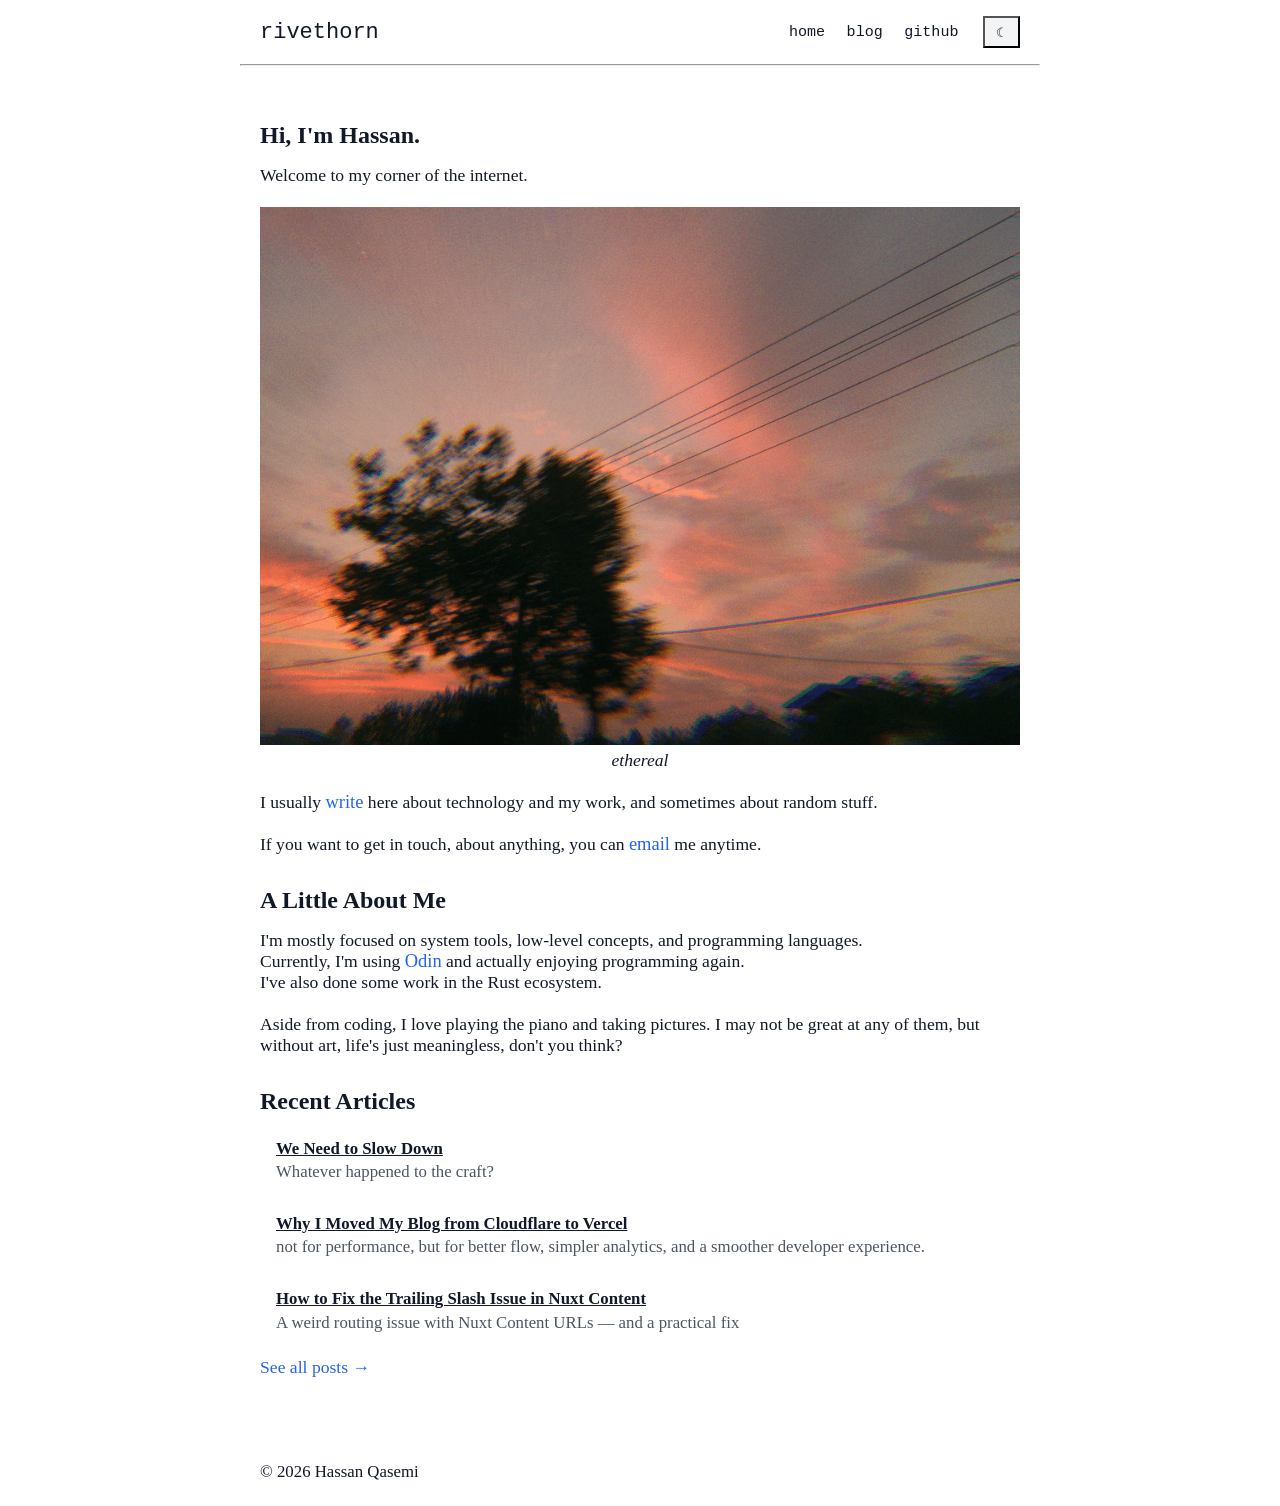
<file: site/index.html>
<!doctype html>

<html lang="en">
  <head>
    <meta charset="UTF-8" />
    <meta name="viewport" content="width=device-width, initial-scale=1" />
    <title>Home — Rivethorn</title>
    <meta name="description" content="My corner of the internet" />

    <link
      id="favicon"
      rel="icon"
      href="img/favicon-light.ico"
      type="image/svg+xml"
    />

    <link rel="stylesheet" href="css/style.css" />
    <link rel="stylesheet" href="css/prism.min.css" />

    <script>
      (function () {
        window.SITE_ROOT = ""; // path prefix for assets ('' or '../')
        var root = document.documentElement;
        var t = localStorage.getItem("theme");
        var dark;
        if (t === "light" || t === "dark") {
          root.setAttribute("data-theme", t);
          dark = t === "dark";
        } else {
          dark =
            window.matchMedia &&
            window.matchMedia("(prefers-color-scheme: dark)").matches;
        }
        var fav = document.querySelector("link#favicon");
        if (fav)
          fav.href =
            window.SITE_ROOT +
            (dark ? "img/favicon-dark.ico" : "img/favicon-light.ico");
      })();
    </script>
  </head>
  <body>
    <header class="site-header">
      <nav class="nav">
        <a class="nav-brand" href="index.html">rivethorn</a>
        <ul class="nav-links">
          <li><a href="index.html">home</a></li>
          <li><a href="blog.html">blog</a></li>
          <li>
            <a href="https://github.com/rivethorn" target="_blank">github</a>
          </li>
        </ul>

        <button
          id="theme-toggle"
          class="theme-toggle"
          type="button"
          aria-label="Switch theme"
          title="Switch theme"
        >
          &#9790;
        </button>
      </nav>
      <hr />
    </header>

    <main class="container">
      <section class="hero">
        <h1>Hi, I'm Hassan.</h1>
        <p class="lede">
          Welcome to my corner of the internet.<br /><br />
          <img src="img/sky.png" />
          <span class="ind-img">ethereal</span> <br />
          I usually <a href="blog.html">write</a> here about technology and my
          work, and sometimes about random stuff.<br /><br />
          If you want to get in touch, about anything, you can
          <a href="mailto:hassanak813@outlook.com">email</a> me anytime.
        </p>
      </section>

      <section class="hero">
        <h2>A Little About Me</h2>
        <p class="lede">
          I'm mostly focused on system tools, low-level concepts, and
          programming languages.<br />
          Currently, I'm using <a href="https://odin-lang.org/">Odin</a> and
          actually enjoying programming again.<br />
          I've also done some work in the Rust ecosystem.
          <br /><br />
          Aside from coding, I love playing the piano and taking pictures. I may
          not be great at any of them, but without art, life's just meaningless,
          don't you think?
        </p>
      </section>

      <section>
        <h2>Recent Articles</h2>
        <a class="card" href="posts/we-need-to-slow-down.html">
          <span class="card-title">We Need to Slow Down</span>
          <span class="card-sub">Whatever happened to the craft?</span>
        </a>
        <a class="card" href="posts/from-cloudflare-to-vercel.html">
          <span class="card-title"
            >Why I Moved My Blog from Cloudflare to Vercel</span
          >
          <span class="card-sub"
            >not for performance, but for better flow, simpler analytics, and a
            smoother developer experience.</span
          >
        </a>
        <a class="card" href="posts/nuxt-content-slash-issue.html">
          <span class="card-title"
            >How to Fix the Trailing Slash Issue in Nuxt Content</span
          >
          <span class="card-sub"
            >A weird routing issue with Nuxt Content URLs — and a practical
            fix</span
          >
        </a>
        <p><a href="blog.html">See all posts &rarr;</a></p>
      </section>
    </main>

    <footer class="site-footer">
      <p>&copy; <span id="year">2026</span> Hassan Qasemi</p>
    </footer>

    <script src="js/theme.js"></script>
    <script src="js/prism.min.js"></script>
    <script src="js/prism-python.min.js"></script>
    <script src="js/prism-rust.min.js"></script>
    <script src="js/prism-bash.min.js"></script>
    <script src="js/prism-typescript.min.js"></script>
  </body>
</html>
</file>
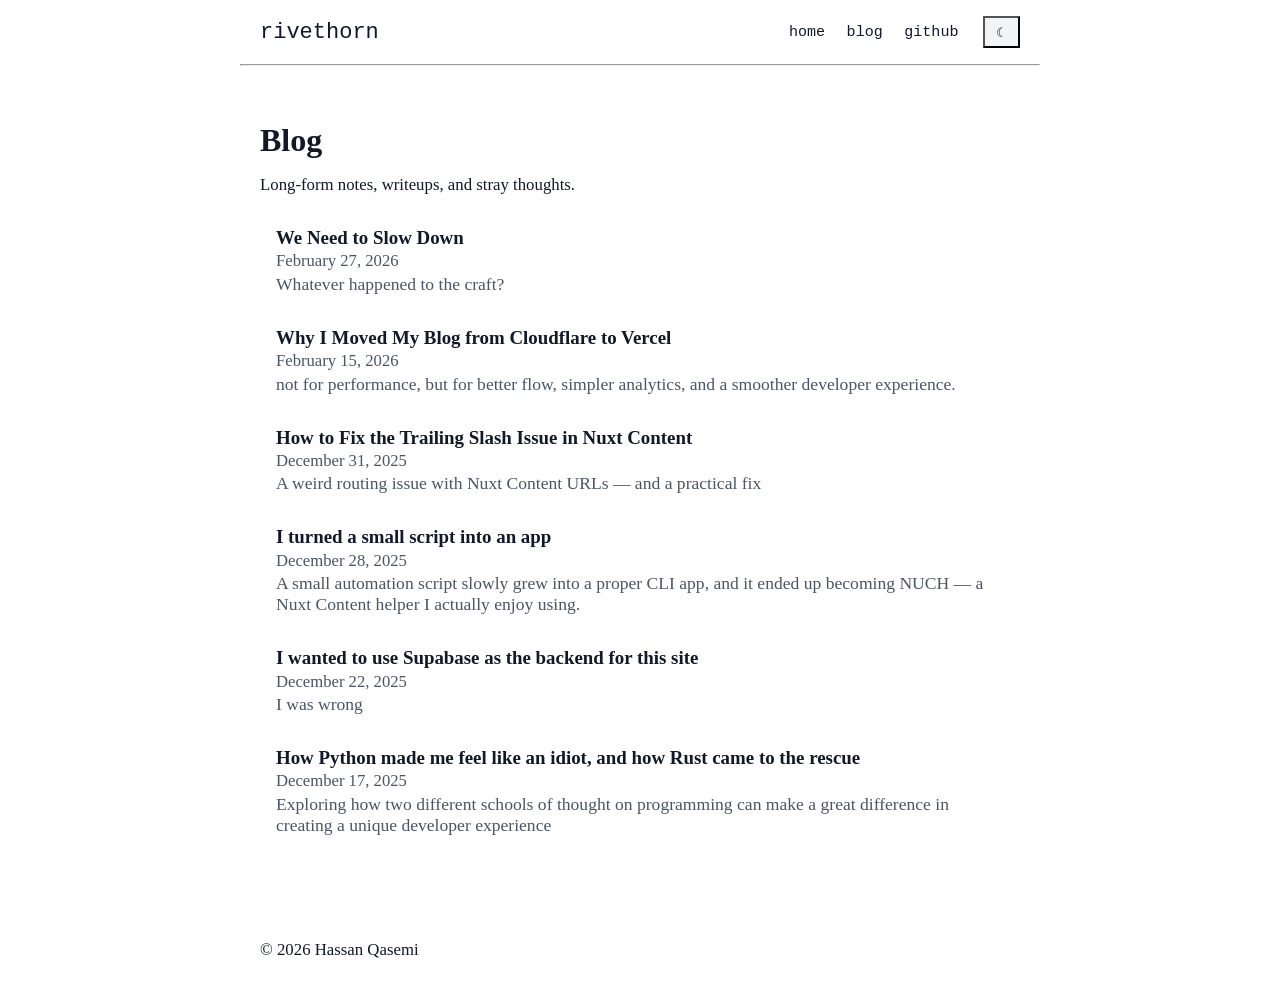
<file: site/blog.html>
<!doctype html>

<html lang="en">
  <head>
    <meta charset="UTF-8" />
    <meta name="viewport" content="width=device-width, initial-scale=1" />
    <title>Blog — Rivethorn</title>
    <meta name="description" content="My corner of the internet" />

    <link
      id="favicon"
      rel="icon"
      href="img/favicon-light.ico"
      type="image/svg+xml"
    />

    <link rel="stylesheet" href="css/style.css" />
    <link rel="stylesheet" href="css/prism.min.css" />

    <script>
      (function () {
        window.SITE_ROOT = ""; // path prefix for assets ('' or '../')
        var root = document.documentElement;
        var t = localStorage.getItem("theme");
        var dark;
        if (t === "light" || t === "dark") {
          root.setAttribute("data-theme", t);
          dark = t === "dark";
        } else {
          dark =
            window.matchMedia &&
            window.matchMedia("(prefers-color-scheme: dark)").matches;
        }
        var fav = document.querySelector("link#favicon");
        if (fav)
          fav.href =
            window.SITE_ROOT +
            (dark ? "img/favicon-dark.ico" : "img/favicon-light.ico");
      })();
    </script>
  </head>
  <body>
    <header class="site-header">
      <nav class="nav">
        <a class="nav-brand" href="index.html">rivethorn</a>
        <ul class="nav-links">
          <li><a href="index.html">home</a></li>
          <li><a href="blog.html">blog</a></li>
          <li>
            <a href="https://github.com/rivethorn" target="_blank">github</a>
          </li>
        </ul>

        <button
          id="theme-toggle"
          class="theme-toggle"
          type="button"
          aria-label="Switch theme"
          title="Switch theme"
        >
          &#9790;
        </button>
      </nav>
      <hr />
    </header>

    <main class="container">
      <h1>Blog</h1>
      <p>Long-form notes, writeups, and stray thoughts.</p>

      <ul class="post-list">
        <li class="post-item">
          <a class="post-item-link" href="posts/we-need-to-slow-down.html">
            <span class="post-item-title">We Need to Slow Down</span>
            <span class="post-item-date">February 27, 2026</span>
            <span class="post-item-excerpt"
              >Whatever happened to the craft?</span
            >
          </a>
        </li>
        <li class="post-item">
          <a class="post-item-link" href="posts/from-cloudflare-to-vercel.html">
            <span class="post-item-title"
              >Why I Moved My Blog from Cloudflare to Vercel</span
            >
            <span class="post-item-date">February 15, 2026</span>
            <span class="post-item-excerpt"
              >not for performance, but for better flow, simpler analytics, and
              a smoother developer experience.</span
            >
          </a>
        </li>
        <li class="post-item">
          <a class="post-item-link" href="posts/nuxt-content-slash-issue.html">
            <span class="post-item-title"
              >How to Fix the Trailing Slash Issue in Nuxt Content</span
            >
            <span class="post-item-date">December 31, 2025</span>
            <span class="post-item-excerpt"
              >A weird routing issue with Nuxt Content URLs — and a practical
              fix</span
            >
          </a>
        </li>
        <li class="post-item">
          <a class="post-item-link" href="posts/why-i-made-nuch.html">
            <span class="post-item-title"
              >I turned a small script into an app</span
            >
            <span class="post-item-date">December 28, 2025</span>
            <span class="post-item-excerpt"
              >A small automation script slowly grew into a proper CLI app, and
              it ended up becoming NUCH — a Nuxt Content helper I actually enjoy
              using.</span
            >
          </a>
        </li>
        <li class="post-item">
          <a class="post-item-link" href="posts/road-to-here.html">
            <span class="post-item-title"
              >I wanted to use Supabase as the backend for this site</span
            >
            <span class="post-item-date">December 22, 2025</span>
            <span class="post-item-excerpt">I was wrong</span>
          </a>
        </li>
        <li class="post-item">
          <a class="post-item-link" href="posts/my-aoc-experience.html">
            <span class="post-item-title"
              >How Python made me feel like an idiot, and how Rust came to the
              rescue</span
            >
            <span class="post-item-date">December 17, 2025</span>
            <span class="post-item-excerpt"
              >Exploring how two different schools of thought on programming can
              make a great difference in creating a unique developer
              experience</span
            >
          </a>
        </li>
      </ul>
    </main>

    <footer class="site-footer">
      <p>&copy; <span id="year">2026</span> Hassan Qasemi</p>
    </footer>

    <script src="js/theme.js"></script>
    <script src="js/prism.min.js"></script>
    <script src="js/prism-python.min.js"></script>
    <script src="js/prism-rust.min.js"></script>
    <script src="js/prism-bash.min.js"></script>
    <script src="js/prism-typescript.min.js"></script>
  </body>
</html>
</file>
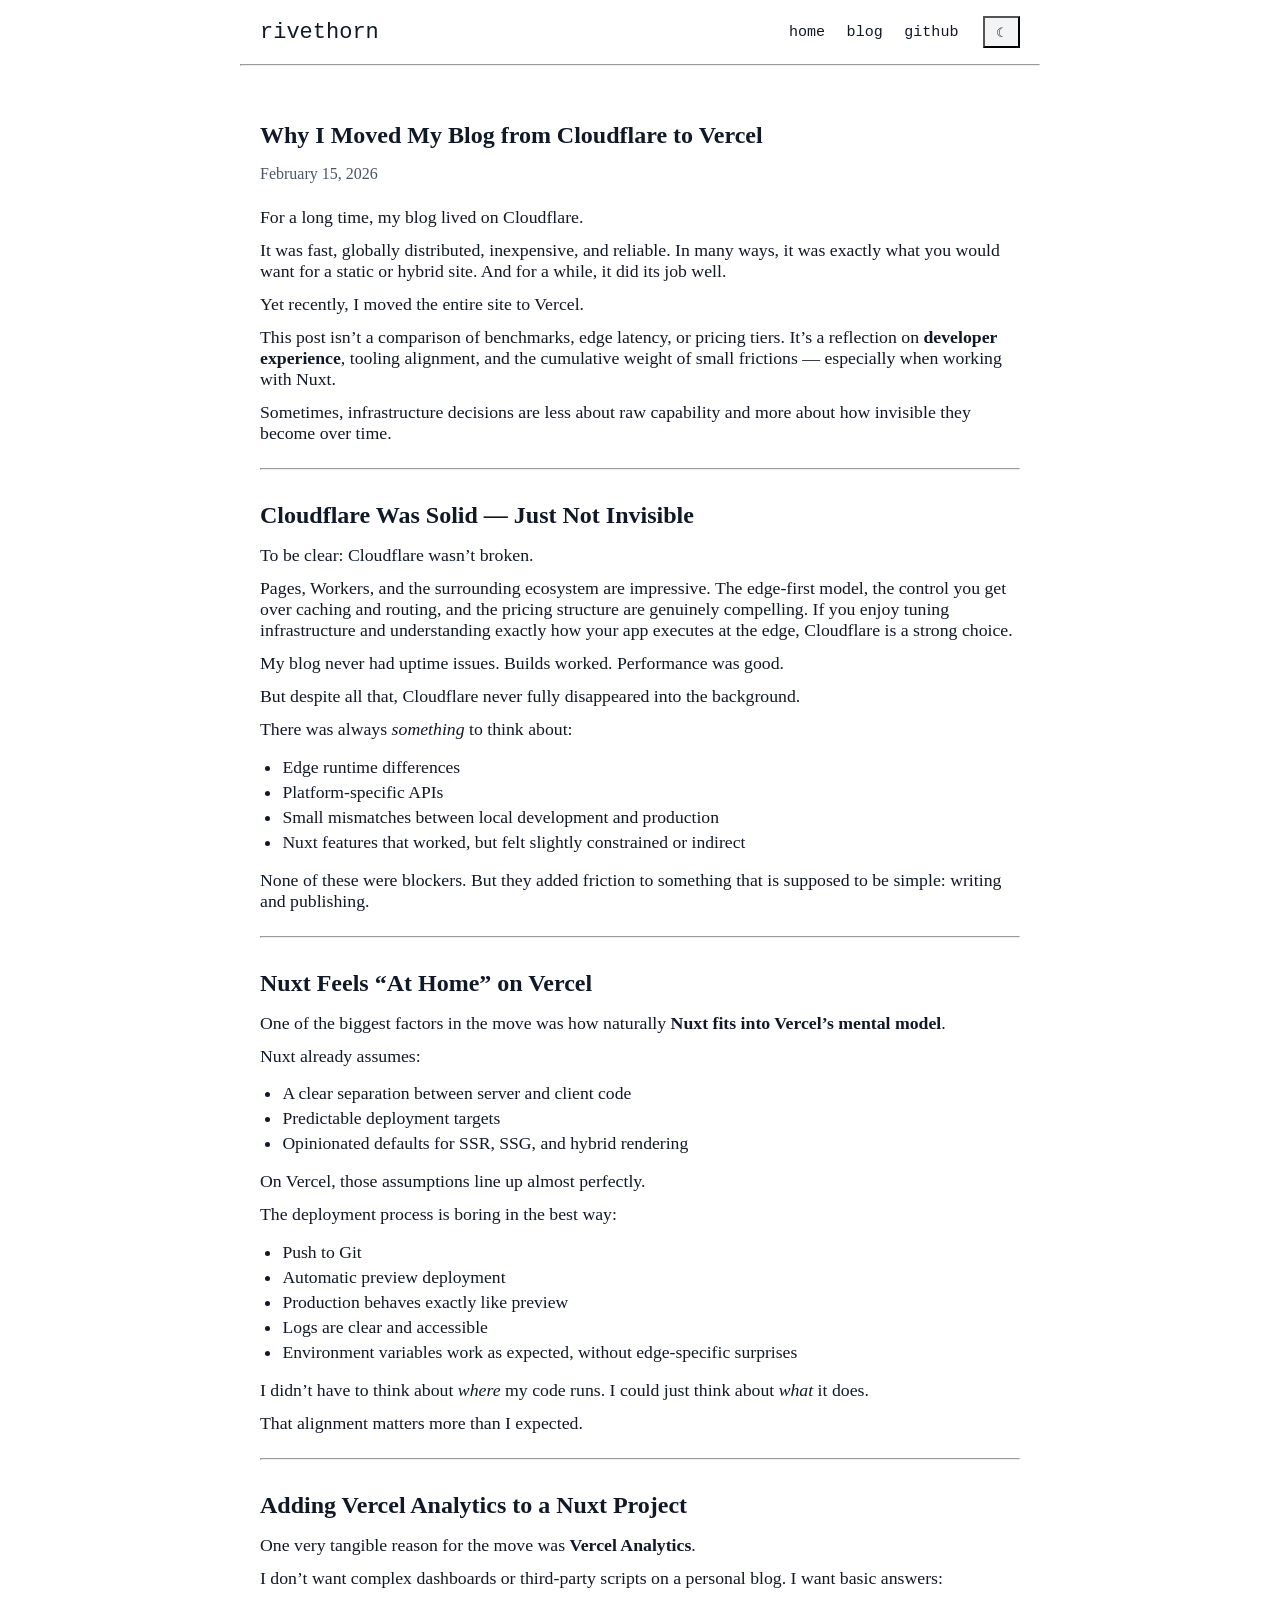
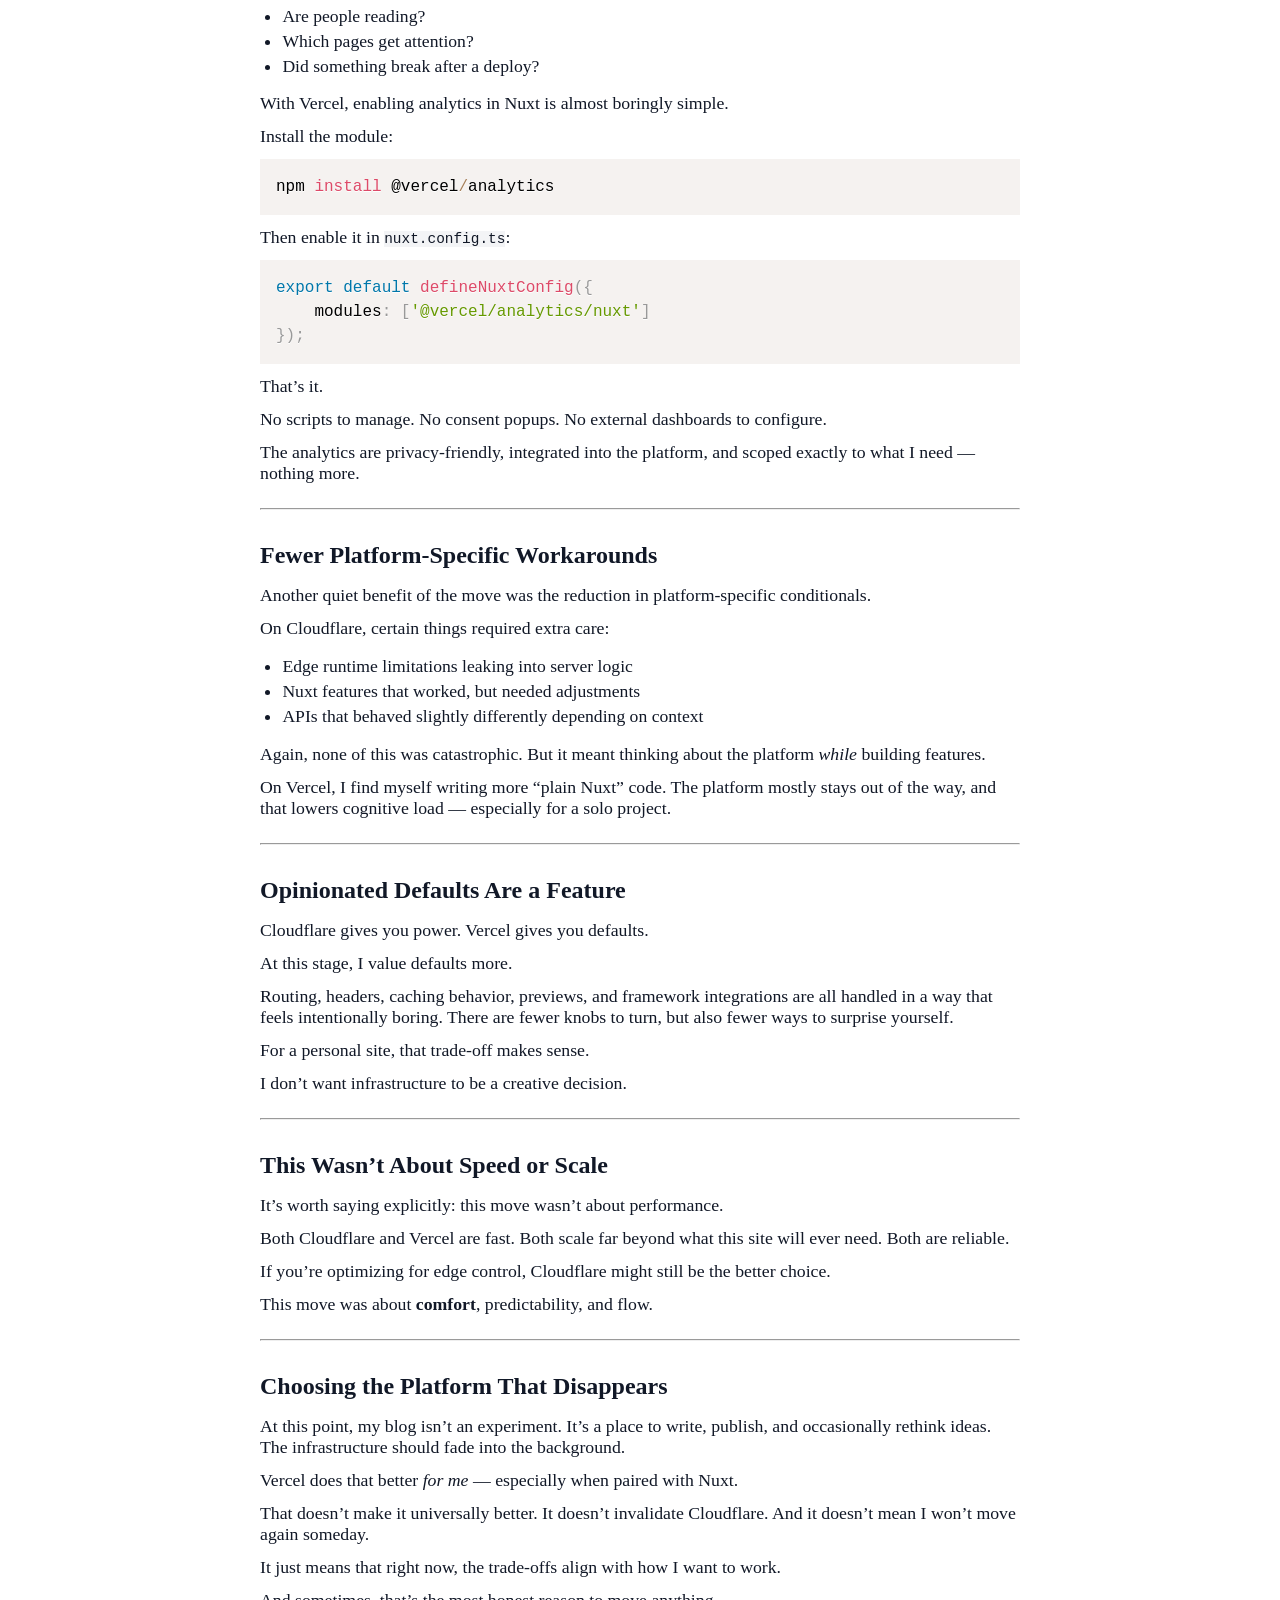
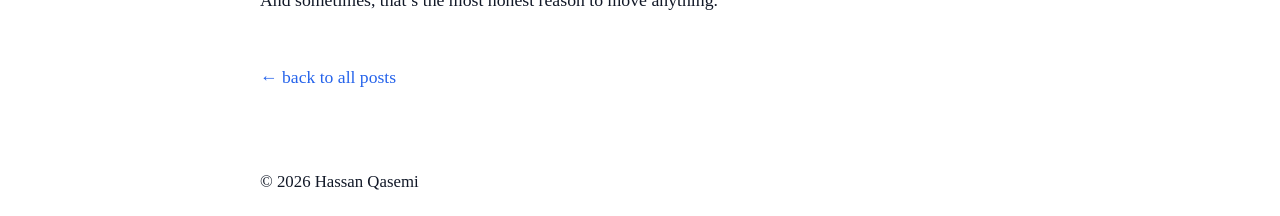
<file: site/posts/from-cloudflare-to-vercel.html>
<!doctype html>

<html lang="en">
  <head>
    <meta charset="UTF-8" />
    <meta name="viewport" content="width=device-width, initial-scale=1" />
    <title>Why I Moved My Blog from Cloudflare to Vercel — Rivethorn</title>
    <meta name="description" content="My corner of the internet" />

    <link
      id="favicon"
      rel="icon"
      href="../img/favicon-light.ico"
      type="image/svg+xml"
    />

    <link rel="stylesheet" href="../css/style.css" />
    <link rel="stylesheet" href="../css/prism.min.css" />

    <script>
      (function () {
        window.SITE_ROOT = "../"; // path prefix for assets ('' or '../')
        var root = document.documentElement;
        var t = localStorage.getItem("theme");
        var dark;
        if (t === "light" || t === "dark") {
          root.setAttribute("data-theme", t);
          dark = t === "dark";
        } else {
          dark =
            window.matchMedia &&
            window.matchMedia("(prefers-color-scheme: dark)").matches;
        }
        var fav = document.querySelector("link#favicon");
        if (fav)
          fav.href =
            window.SITE_ROOT +
            (dark ? "img/favicon-dark.ico" : "img/favicon-light.ico");
      })();
    </script>
  </head>
  <body>
    <header class="site-header">
      <nav class="nav">
        <a class="nav-brand" href="../index.html">rivethorn</a>
        <ul class="nav-links">
          <li><a href="../index.html">home</a></li>
          <li><a href="../blog.html">blog</a></li>
          <li>
            <a href="https://github.com/rivethorn" target="_blank">github</a>
          </li>
        </ul>

        <button
          id="theme-toggle"
          class="theme-toggle"
          type="button"
          aria-label="Switch theme"
          title="Switch theme"
        >
          &#9790;
        </button>
      </nav>
      <hr />
    </header>

    <main class="container">
      <article class="post">
        <h1 class="post-title">
          Why I Moved My Blog from Cloudflare to Vercel
        </h1>
        <time class="post-date">February 15, 2026</time>
        <p>For a long time, my blog lived on Cloudflare.</p>
        <p>
          It was fast, globally distributed, inexpensive, and reliable. In many
          ways, it was exactly what you would want for a static or hybrid site.
          And for a while, it did its job well.
        </p>
        <p>Yet recently, I moved the entire site to Vercel.</p>
        <p>
          This post isn’t a comparison of benchmarks, edge latency, or pricing
          tiers. It’s a reflection on <strong>developer experience</strong>,
          tooling alignment, and the cumulative weight of small frictions —
          especially when working with Nuxt.
        </p>
        <p>
          Sometimes, infrastructure decisions are less about raw capability and
          more about how invisible they become over time.
        </p>
        <hr />
        <h2>Cloudflare Was Solid — Just Not Invisible</h2>
        <p>To be clear: Cloudflare wasn’t broken.</p>
        <p>
          Pages, Workers, and the surrounding ecosystem are impressive. The
          edge-first model, the control you get over caching and routing, and
          the pricing structure are genuinely compelling. If you enjoy tuning
          infrastructure and understanding exactly how your app executes at the
          edge, Cloudflare is a strong choice.
        </p>
        <p>
          My blog never had uptime issues. Builds worked. Performance was good.
        </p>
        <p>
          But despite all that, Cloudflare never fully disappeared into the
          background.
        </p>
        <p>There was always <em>something</em> to think about:</p>
        <ul>
          <li>Edge runtime differences</li>
          <li>Platform-specific APIs</li>
          <li>Small mismatches between local development and production</li>
          <li>
            Nuxt features that worked, but felt slightly constrained or indirect
          </li>
        </ul>
        <p>
          None of these were blockers. But they added friction to something that
          is supposed to be simple: writing and publishing.
        </p>
        <hr />
        <h2>Nuxt Feels “At Home” on Vercel</h2>
        <p>
          One of the biggest factors in the move was how naturally
          <strong>Nuxt fits into Vercel’s mental model</strong>.
        </p>
        <p>Nuxt already assumes:</p>
        <ul>
          <li>A clear separation between server and client code</li>
          <li>Predictable deployment targets</li>
          <li>Opinionated defaults for SSR, SSG, and hybrid rendering</li>
        </ul>
        <p>On Vercel, those assumptions line up almost perfectly.</p>
        <p>The deployment process is boring in the best way:</p>
        <ul>
          <li>Push to Git</li>
          <li>Automatic preview deployment</li>
          <li>Production behaves exactly like preview</li>
          <li>Logs are clear and accessible</li>
          <li>
            Environment variables work as expected, without edge-specific
            surprises
          </li>
        </ul>
        <p>
          I didn’t have to think about <em>where</em> my code runs. I could just
          think about <em>what</em> it does.
        </p>
        <p>That alignment matters more than I expected.</p>
        <hr />
        <h2>Adding Vercel Analytics to a Nuxt Project</h2>
        <p>
          One very tangible reason for the move was
          <strong>Vercel Analytics</strong>.
        </p>
        <p>
          I don’t want complex dashboards or third-party scripts on a personal
          blog. I want basic answers:
        </p>
        <ul>
          <li>Are people reading?</li>
          <li>Which pages get attention?</li>
          <li>Did something break after a deploy?</li>
        </ul>
        <p>
          With Vercel, enabling analytics in Nuxt is almost boringly simple.
        </p>
        <p>Install the module:</p>
        <pre><code class="language-bash">npm install @vercel/analytics</code></pre>
        <p>Then enable it in <code>nuxt.config.ts</code>:</p>
        <pre><code class="language-typescript">export default defineNuxtConfig({
	modules: ['@vercel/analytics/nuxt']
});</code></pre>
        <p>That’s it.</p>
        <p>
          No scripts to manage. No consent popups. No external dashboards to
          configure.
        </p>
        <p>
          The analytics are privacy-friendly, integrated into the platform, and
          scoped exactly to what I need — nothing more.
        </p>
        <hr />
        <h2>Fewer Platform-Specific Workarounds</h2>
        <p>
          Another quiet benefit of the move was the reduction in
          platform-specific conditionals.
        </p>
        <p>On Cloudflare, certain things required extra care:</p>
        <ul>
          <li>Edge runtime limitations leaking into server logic</li>
          <li>Nuxt features that worked, but needed adjustments</li>
          <li>APIs that behaved slightly differently depending on context</li>
        </ul>
        <p>
          Again, none of this was catastrophic. But it meant thinking about the
          platform <em>while</em> building features.
        </p>
        <p>
          On Vercel, I find myself writing more “plain Nuxt” code. The platform
          mostly stays out of the way, and that lowers cognitive load —
          especially for a solo project.
        </p>
        <hr />
        <h2>Opinionated Defaults Are a Feature</h2>
        <p>Cloudflare gives you power. Vercel gives you defaults.</p>
        <p>At this stage, I value defaults more.</p>
        <p>
          Routing, headers, caching behavior, previews, and framework
          integrations are all handled in a way that feels intentionally boring.
          There are fewer knobs to turn, but also fewer ways to surprise
          yourself.
        </p>
        <p>For a personal site, that trade-off makes sense.</p>
        <p>I don’t want infrastructure to be a creative decision.</p>
        <hr />
        <h2>This Wasn’t About Speed or Scale</h2>
        <p>It’s worth saying explicitly: this move wasn’t about performance.</p>
        <p>
          Both Cloudflare and Vercel are fast. Both scale far beyond what this
          site will ever need. Both are reliable.
        </p>
        <p>
          If you’re optimizing for edge control, Cloudflare might still be the
          better choice.
        </p>
        <p>
          This move was about <strong>comfort</strong>, predictability, and
          flow.
        </p>
        <hr />
        <h2>Choosing the Platform That Disappears</h2>
        <p>
          At this point, my blog isn’t an experiment. It’s a place to write,
          publish, and occasionally rethink ideas. The infrastructure should
          fade into the background.
        </p>
        <p>
          Vercel does that better <em>for me</em> — especially when paired with
          Nuxt.
        </p>
        <p>
          That doesn’t make it universally better. It doesn’t invalidate
          Cloudflare. And it doesn’t mean I won’t move again someday.
        </p>
        <p>
          It just means that right now, the trade-offs align with how I want to
          work.
        </p>
        <p>And sometimes, that’s the most honest reason to move anything.</p>
      </article>
      <p class="back"><a href="../blog.html">&larr; back to all posts</a></p>
    </main>

    <footer class="site-footer">
      <p>&copy; <span id="year">2026</span> Hassan Qasemi</p>
    </footer>

    <script src="../js/theme.js"></script>
    <script src="../js/prism.min.js"></script>
    <script src="../js/prism-python.min.js"></script>
    <script src="../js/prism-rust.min.js"></script>
    <script src="../js/prism-bash.min.js"></script>
    <script src="../js/prism-typescript.min.js"></script>
  </body>
</html>
</file>
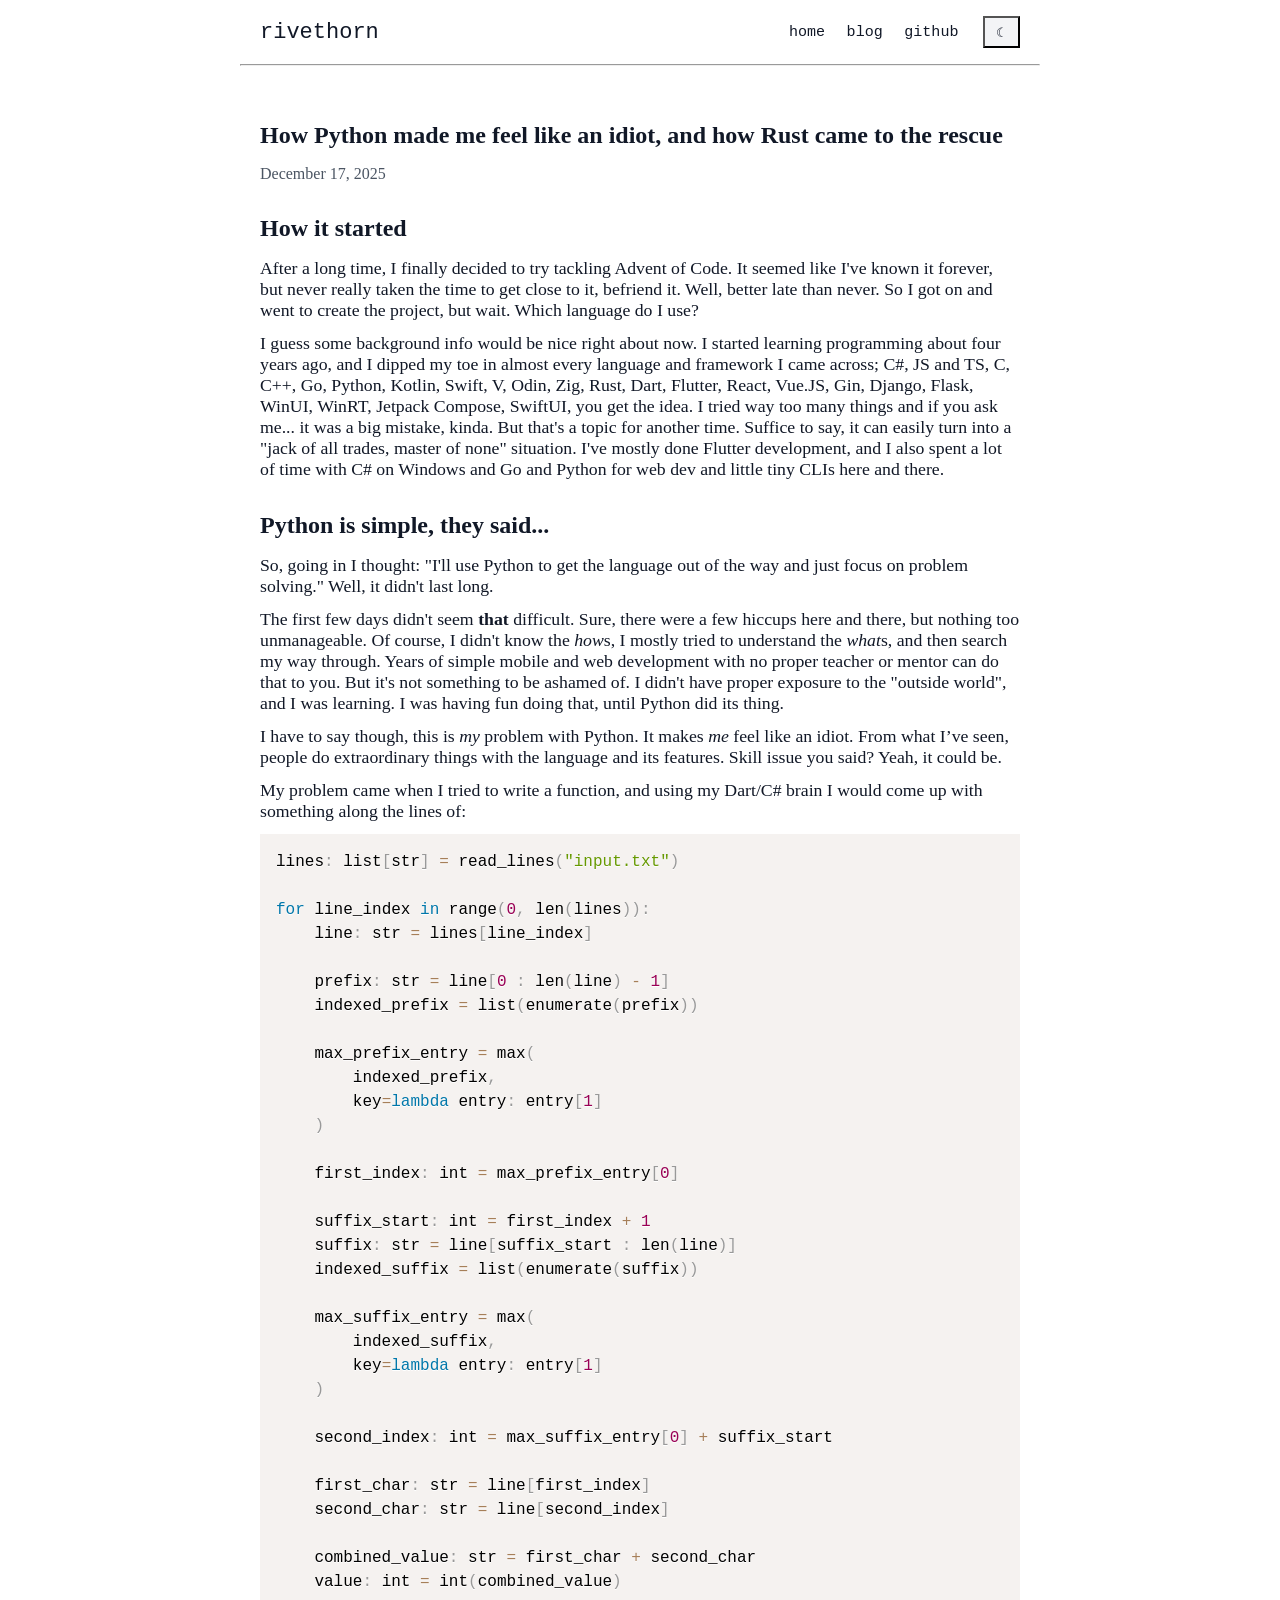
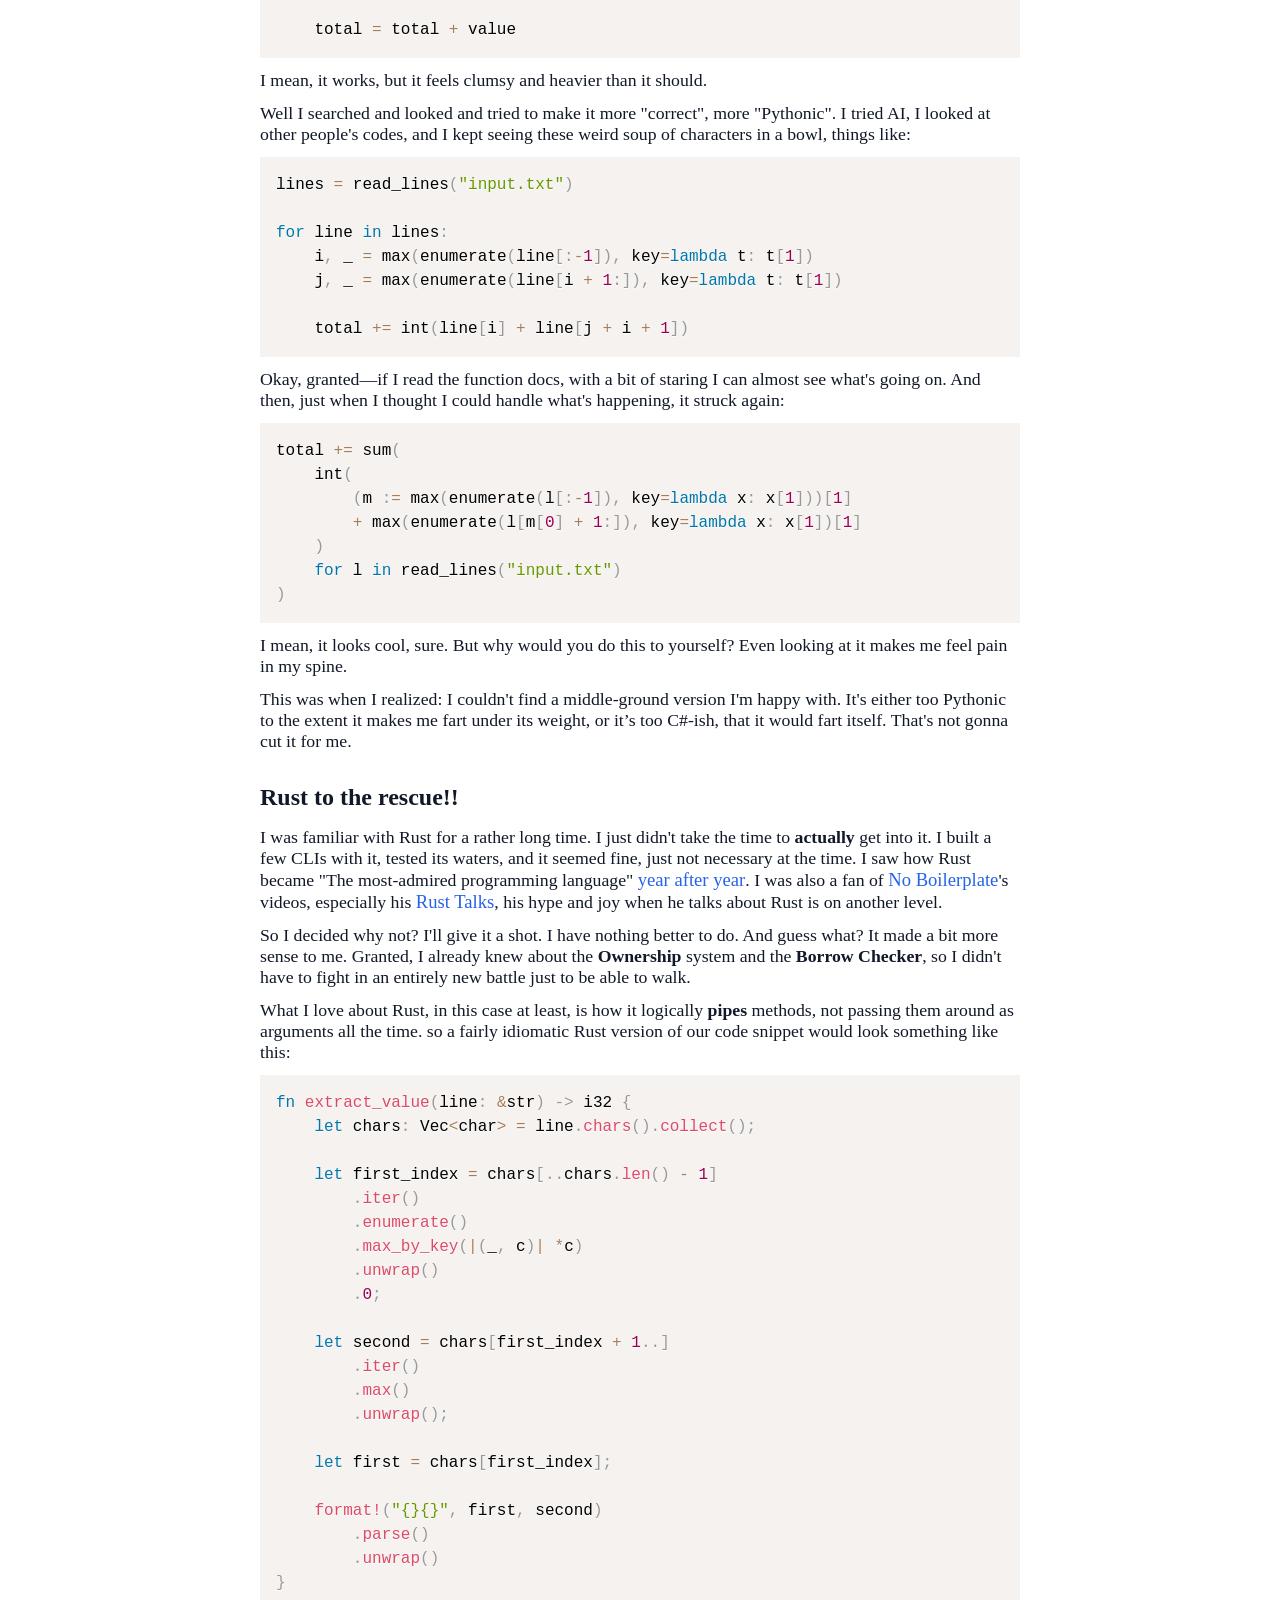
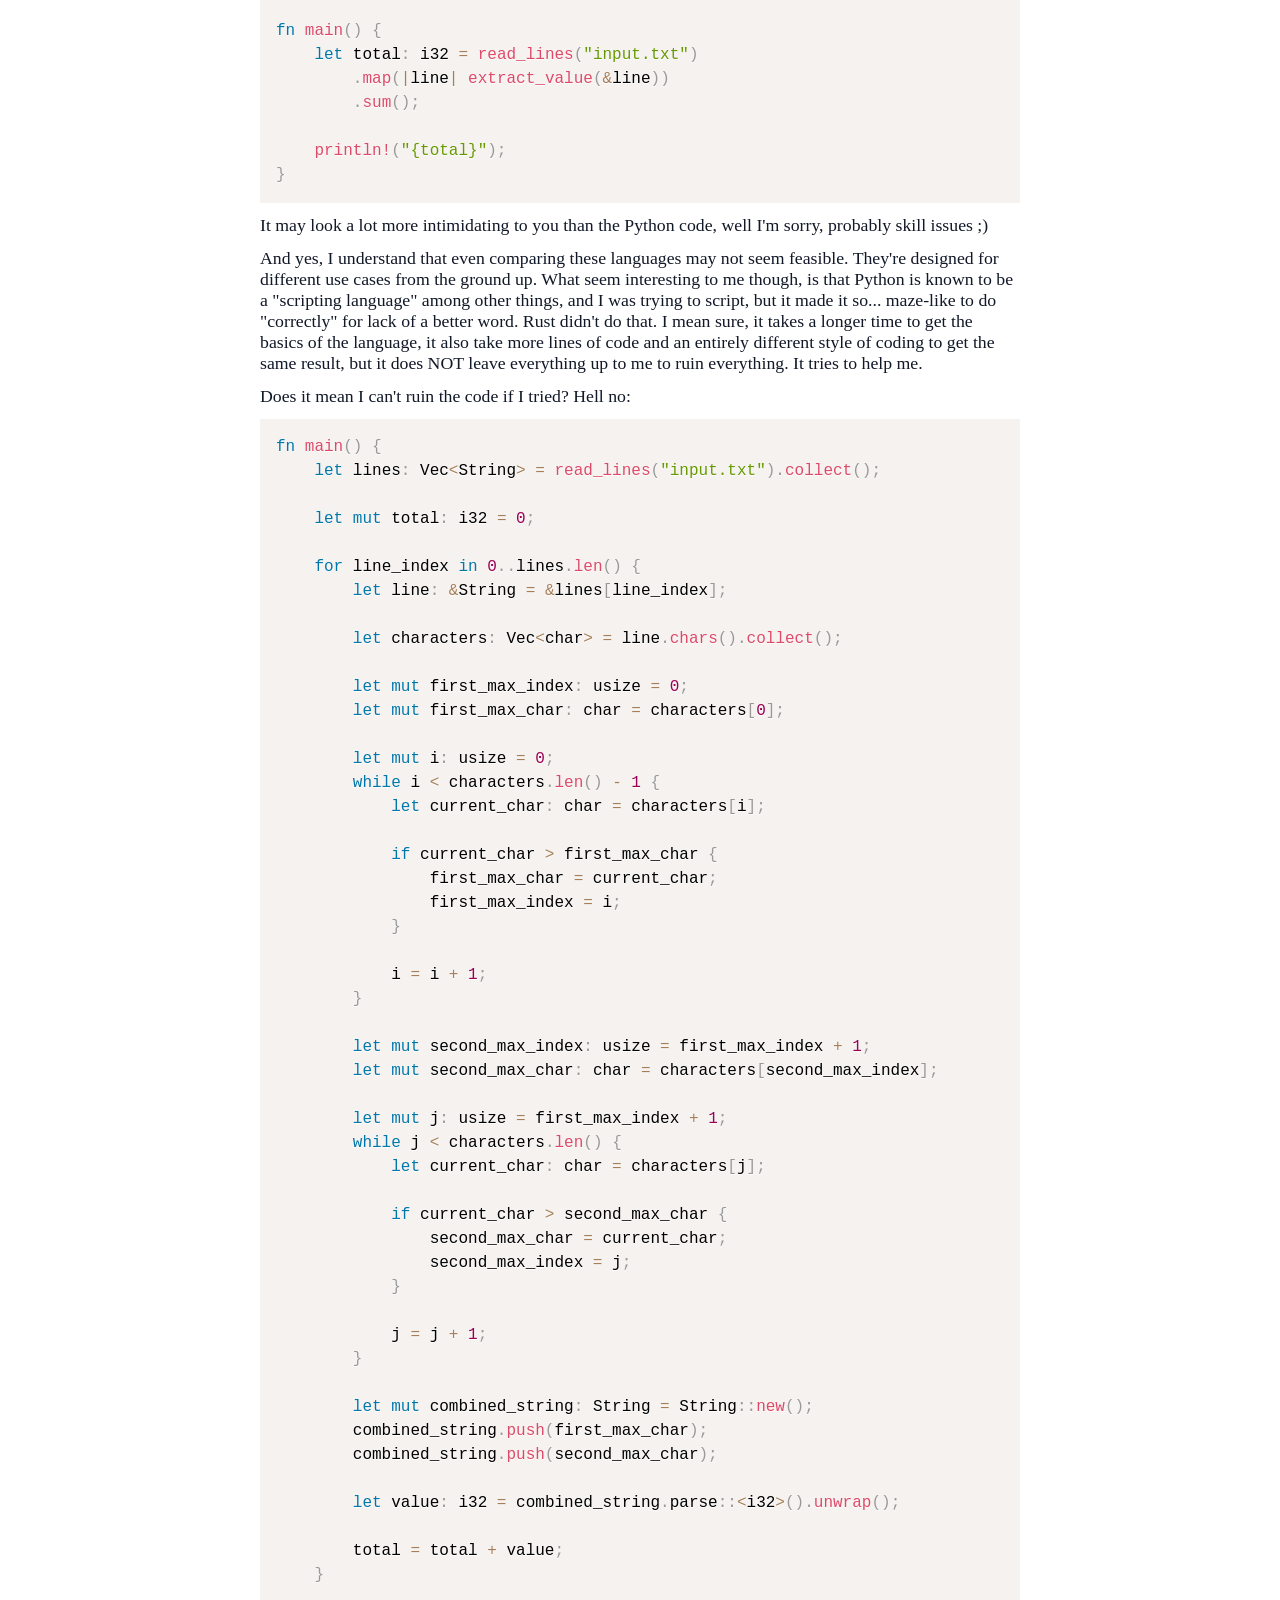
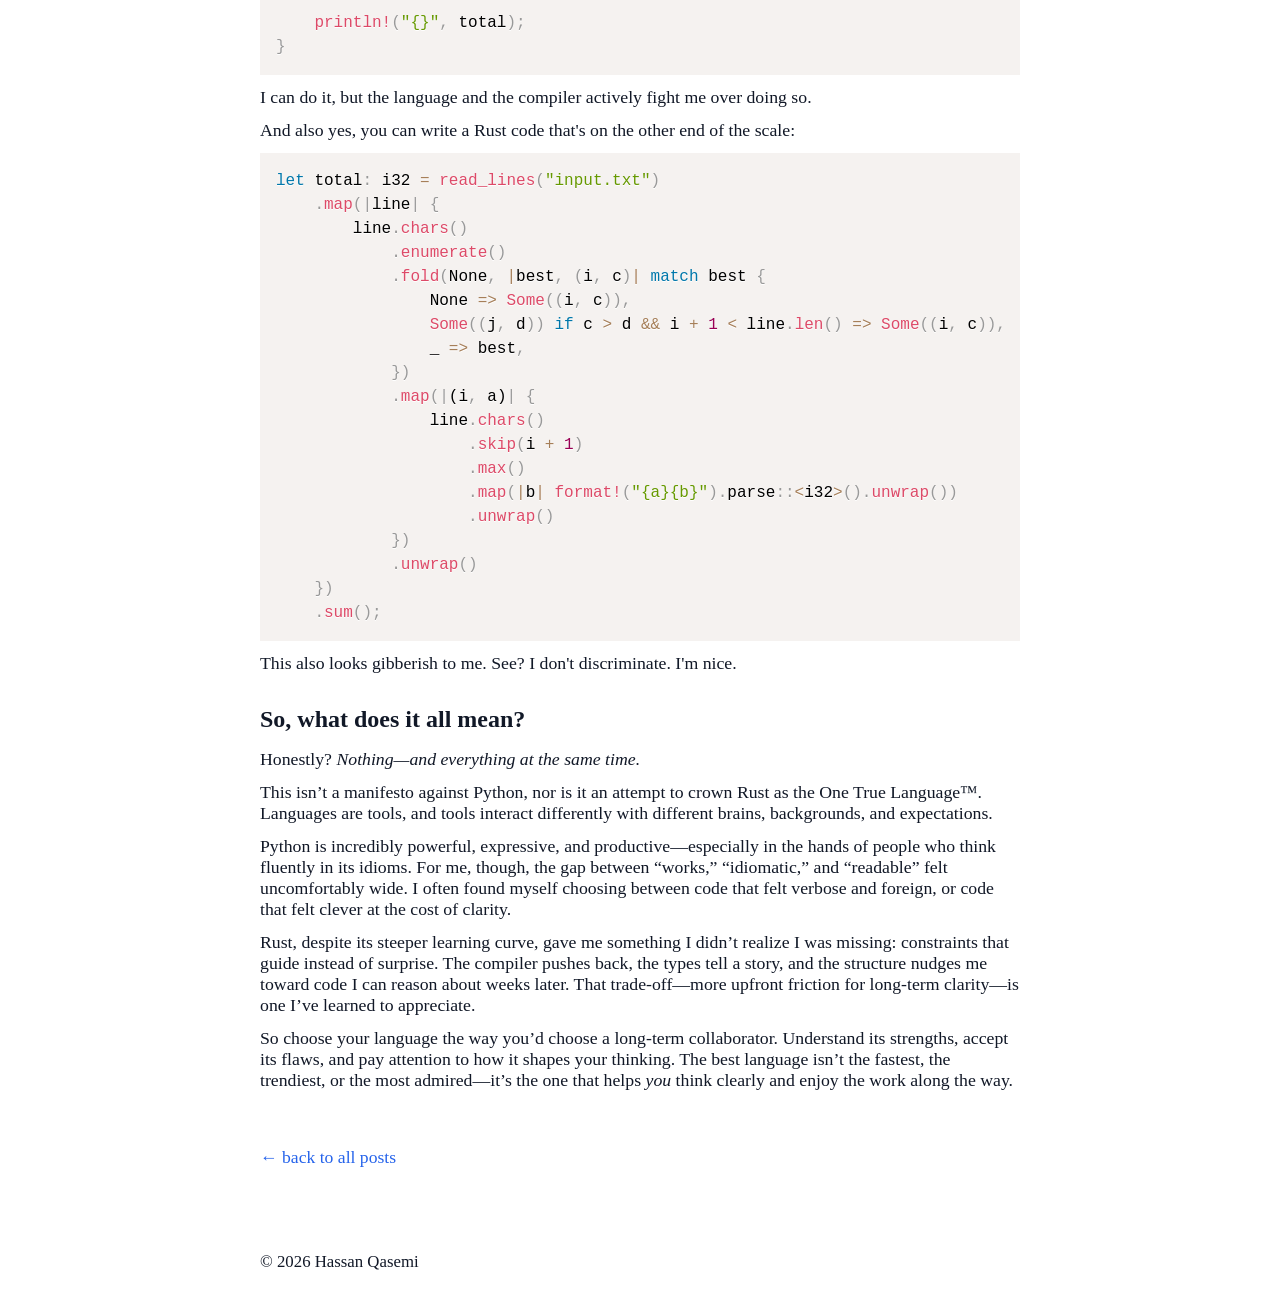
<file: site/posts/my-aoc-experience.html>
<!doctype html>

<html lang="en">
  <head>
    <meta charset="UTF-8" />
    <meta name="viewport" content="width=device-width, initial-scale=1" />
    <title>
      How Python made me feel like an idiot, and how Rust came to the rescue —
      Rivethorn
    </title>
    <meta name="description" content="My corner of the internet" />

    <link
      id="favicon"
      rel="icon"
      href="../img/favicon-light.ico"
      type="image/svg+xml"
    />

    <link rel="stylesheet" href="../css/style.css" />
    <link rel="stylesheet" href="../css/prism.min.css" />

    <script>
      (function () {
        window.SITE_ROOT = "../"; // path prefix for assets ('' or '../')
        var root = document.documentElement;
        var t = localStorage.getItem("theme");
        var dark;
        if (t === "light" || t === "dark") {
          root.setAttribute("data-theme", t);
          dark = t === "dark";
        } else {
          dark =
            window.matchMedia &&
            window.matchMedia("(prefers-color-scheme: dark)").matches;
        }
        var fav = document.querySelector("link#favicon");
        if (fav)
          fav.href =
            window.SITE_ROOT +
            (dark ? "img/favicon-dark.ico" : "img/favicon-light.ico");
      })();
    </script>
  </head>
  <body>
    <header class="site-header">
      <nav class="nav">
        <a class="nav-brand" href="../index.html">rivethorn</a>
        <ul class="nav-links">
          <li><a href="../index.html">home</a></li>
          <li><a href="../blog.html">blog</a></li>
          <li>
            <a href="https://github.com/rivethorn" target="_blank">github</a>
          </li>
        </ul>

        <button
          id="theme-toggle"
          class="theme-toggle"
          type="button"
          aria-label="Switch theme"
          title="Switch theme"
        >
          &#9790;
        </button>
      </nav>
      <hr />
    </header>

    <main class="container">
      <article class="post">
        <h1 class="post-title">
          How Python made me feel like an idiot, and how Rust came to the rescue
        </h1>
        <time class="post-date">December 17, 2025</time>
        <h2>How it started</h2>
        <p>
          After a long time, I finally decided to try tackling Advent of Code.
          It seemed like I've known it forever, but never really taken the time
          to get close to it, befriend it. Well, better late than never. So I
          got on and went to create the project, but wait. Which language do I
          use?
        </p>
        <p>
          I guess some background info would be nice right about now. I started
          learning programming about four years ago, and I dipped my toe in
          almost every language and framework I came across; C#, JS and TS, C,
          C++, Go, Python, Kotlin, Swift, V, Odin, Zig, Rust, Dart, Flutter,
          React, Vue.JS, Gin, Django, Flask, WinUI, WinRT, Jetpack Compose,
          SwiftUI, you get the idea. I tried way too many things and if you ask
          me... it was a big mistake, kinda. But that's a topic for another
          time. Suffice to say, it can easily turn into a "jack of all trades,
          master of none" situation. I've mostly done Flutter development, and I
          also spent a lot of time with C# on Windows and Go and Python for web
          dev and little tiny CLIs here and there.
        </p>
        <h2>Python is simple, they said...</h2>
        <p>
          So, going in I thought: "I'll use Python to get the language out of
          the way and just focus on problem solving." Well, it didn't last long.
        </p>
        <p>
          The first few days didn't seem <strong>that</strong> difficult. Sure,
          there were a few hiccups here and there, but nothing too unmanageable.
          Of course, I didn't know the <em>how</em>s, I mostly tried to
          understand the <em>what</em>s, and then search my way through. Years
          of simple mobile and web development with no proper teacher or mentor
          can do that to you. But it's not something to be ashamed of. I didn't
          have proper exposure to the "outside world", and I was learning. I was
          having fun doing that, until Python did its thing.
        </p>
        <p>
          I have to say though, this is <em>my</em> problem with Python. It
          makes <em>me</em> feel like an idiot. From what I’ve seen, people do
          extraordinary things with the language and its features. Skill issue
          you said? Yeah, it could be.
        </p>
        <p>
          My problem came when I tried to write a function, and using my Dart/C#
          brain I would come up with something along the lines of:
        </p>
        <pre><code class="language-python">lines: list[str] = read_lines("input.txt")

for line_index in range(0, len(lines)):
    line: str = lines[line_index]

    prefix: str = line[0 : len(line) - 1]
    indexed_prefix = list(enumerate(prefix))

    max_prefix_entry = max(
        indexed_prefix,
        key=lambda entry: entry[1]
    )

    first_index: int = max_prefix_entry[0]

    suffix_start: int = first_index + 1
    suffix: str = line[suffix_start : len(line)]
    indexed_suffix = list(enumerate(suffix))

    max_suffix_entry = max(
        indexed_suffix,
        key=lambda entry: entry[1]
    )

    second_index: int = max_suffix_entry[0] + suffix_start

    first_char: str = line[first_index]
    second_char: str = line[second_index]

    combined_value: str = first_char + second_char
    value: int = int(combined_value)

    total = total + value</code></pre>
        <p>I mean, it works, but it feels clumsy and heavier than it should.</p>
        <p>
          Well I searched and looked and tried to make it more "correct", more
          "Pythonic". I tried AI, I looked at other people's codes, and I kept
          seeing these weird soup of characters in a bowl, things like:
        </p>
        <pre><code class="language-python">lines = read_lines("input.txt")

for line in lines:
    i, _ = max(enumerate(line[:-1]), key=lambda t: t[1])
    j, _ = max(enumerate(line[i + 1:]), key=lambda t: t[1])

    total += int(line[i] + line[j + i + 1])</code></pre>
        <p>
          Okay, granted—if I read the function docs, with a bit of staring I can
          almost see what's going on. And then, just when I thought I could
          handle what's happening, it struck again:
        </p>
        <pre><code class="language-python">total += sum(
    int(
        (m := max(enumerate(l[:-1]), key=lambda x: x[1]))[1]
        + max(enumerate(l[m[0] + 1:]), key=lambda x: x[1])[1]
    )
    for l in read_lines("input.txt")
)</code></pre>
        <p>
          I mean, it looks cool, sure. But why would you do this to yourself?
          Even looking at it makes me feel pain in my spine.
        </p>
        <p>
          This was when I realized: I couldn't find a middle-ground version I'm
          happy with. It's either too Pythonic to the extent it makes me fart
          under its weight, or it’s too C#-ish, that it would fart itself.
          That's not gonna cut it for me.
        </p>
        <h2>Rust to the rescue!!</h2>
        <p>
          I was familiar with Rust for a rather long time. I just didn't take
          the time to <strong>actually</strong> get into it. I built a few CLIs
          with it, tested its waters, and it seemed fine, just not necessary at
          the time. I saw how Rust became "The most-admired programming
          language"
          <a
            href="https://survey.stackoverflow.co/2024/technology#2-programming-scripting-and-markup-languages"
            >year after year</a
          >. I was also a fan of
          <a href="https://www.youtube.com/@NoBoilerplate">No Boilerplate</a>'s
          videos, especially his
          <a
            href="https://www.youtube.com/playlist?list=PLZaoyhMXgBzoM9bfb5pyUOT3zjnaDdSEP"
            >Rust Talks</a
          >, his hype and joy when he talks about Rust is on another level.
        </p>
        <p>
          So I decided why not? I'll give it a shot. I have nothing better to
          do. And guess what? It made a bit more sense to me. Granted, I already
          knew about the <strong>Ownership</strong> system and the
          <strong>Borrow Checker</strong>, so I didn't have to fight in an
          entirely new battle just to be able to walk.
        </p>
        <p>
          What I love about Rust, in this case at least, is how it logically
          <strong>pipes</strong> methods, not passing them around as arguments
          all the time. so a fairly idiomatic Rust version of our code snippet
          would look something like this:
        </p>
        <pre><code class="language-rust">fn extract_value(line: &amp;str) -&gt; i32 {
    let chars: Vec&lt;char&gt; = line.chars().collect();

    let first_index = chars[..chars.len() - 1]
        .iter()
        .enumerate()
        .max_by_key(|(_, c)| *c)
        .unwrap()
        .0;

    let second = chars[first_index + 1..]
        .iter()
        .max()
        .unwrap();

    let first = chars[first_index];

    format!("{}{}", first, second)
        .parse()
        .unwrap()
}

fn main() {
    let total: i32 = read_lines("input.txt")
        .map(|line| extract_value(&amp;line))
        .sum();

    println!("{total}");
}</code></pre>
        <p>
          It may look a lot more intimidating to you than the Python code, well
          I'm sorry, probably skill issues ;)
        </p>
        <p>
          And yes, I understand that even comparing these languages may not seem
          feasible. They're designed for different use cases from the ground up.
          What seem interesting to me though, is that Python is known to be a
          "scripting language" among other things, and I was trying to script,
          but it made it so... maze-like to do "correctly" for lack of a better
          word. Rust didn't do that. I mean sure, it takes a longer time to get
          the basics of the language, it also take more lines of code and an
          entirely different style of coding to get the same result, but it does
          NOT leave everything up to me to ruin everything. It tries to help me.
        </p>
        <p>Does it mean I can't ruin the code if I tried? Hell no:</p>
        <pre><code class="language-rust">fn main() {
    let lines: Vec&lt;String&gt; = read_lines("input.txt").collect();

    let mut total: i32 = 0;

    for line_index in 0..lines.len() {
        let line: &amp;String = &amp;lines[line_index];

        let characters: Vec&lt;char&gt; = line.chars().collect();

        let mut first_max_index: usize = 0;
        let mut first_max_char: char = characters[0];

        let mut i: usize = 0;
        while i &lt; characters.len() - 1 {
            let current_char: char = characters[i];

            if current_char &gt; first_max_char {
                first_max_char = current_char;
                first_max_index = i;
            }

            i = i + 1;
        }

        let mut second_max_index: usize = first_max_index + 1;
        let mut second_max_char: char = characters[second_max_index];

        let mut j: usize = first_max_index + 1;
        while j &lt; characters.len() {
            let current_char: char = characters[j];

            if current_char &gt; second_max_char {
                second_max_char = current_char;
                second_max_index = j;
            }

            j = j + 1;
        }

        let mut combined_string: String = String::new();
        combined_string.push(first_max_char);
        combined_string.push(second_max_char);

        let value: i32 = combined_string.parse::&lt;i32&gt;().unwrap();

        total = total + value;
    }

    println!("{}", total);
}</code></pre>
        <p>
          I can do it, but the language and the compiler actively fight me over
          doing so.
        </p>
        <p>
          And also yes, you can write a Rust code that's on the other end of the
          scale:
        </p>
        <pre><code class="language-rust">let total: i32 = read_lines("input.txt")
    .map(|line| {
        line.chars()
            .enumerate()
            .fold(None, |best, (i, c)| match best {
                None =&gt; Some((i, c)),
                Some((j, d)) if c &gt; d &amp;&amp; i + 1 &lt; line.len() =&gt; Some((i, c)),
                _ =&gt; best,
            })
            .map(|(i, a)| {
                line.chars()
                    .skip(i + 1)
                    .max()
                    .map(|b| format!("{a}{b}").parse::&lt;i32&gt;().unwrap())
                    .unwrap()
            })
            .unwrap()
    })
    .sum();</code></pre>
        <p>
          This also looks gibberish to me. See? I don't discriminate. I'm nice.
        </p>
        <h2>So, what does it all mean?</h2>
        <p>Honestly? <em>Nothing—and everything at the same time.</em></p>
        <p>
          This isn’t a manifesto against Python, nor is it an attempt to crown
          Rust as the One True Language™. Languages are tools, and tools
          interact differently with different brains, backgrounds, and
          expectations.
        </p>
        <p>
          Python is incredibly powerful, expressive, and productive—especially
          in the hands of people who think fluently in its idioms. For me,
          though, the gap between “works,” “idiomatic,” and “readable” felt
          uncomfortably wide. I often found myself choosing between code that
          felt verbose and foreign, or code that felt clever at the cost of
          clarity.
        </p>
        <p>
          Rust, despite its steeper learning curve, gave me something I didn’t
          realize I was missing: constraints that guide instead of surprise. The
          compiler pushes back, the types tell a story, and the structure nudges
          me toward code I can reason about weeks later. That trade‑off—more
          upfront friction for long‑term clarity—is one I’ve learned to
          appreciate.
        </p>
        <p>
          So choose your language the way you’d choose a long‑term collaborator.
          Understand its strengths, accept its flaws, and pay attention to how
          it shapes your thinking. The best language isn’t the fastest, the
          trendiest, or the most admired—it’s the one that helps
          <em>you</em> think clearly and enjoy the work along the way.
        </p>
      </article>
      <p class="back"><a href="../blog.html">&larr; back to all posts</a></p>
    </main>

    <footer class="site-footer">
      <p>&copy; <span id="year">2026</span> Hassan Qasemi</p>
    </footer>

    <script src="../js/theme.js"></script>
    <script src="../js/prism.min.js"></script>
    <script src="../js/prism-python.min.js"></script>
    <script src="../js/prism-rust.min.js"></script>
    <script src="../js/prism-bash.min.js"></script>
    <script src="../js/prism-typescript.min.js"></script>
  </body>
</html>
</file>
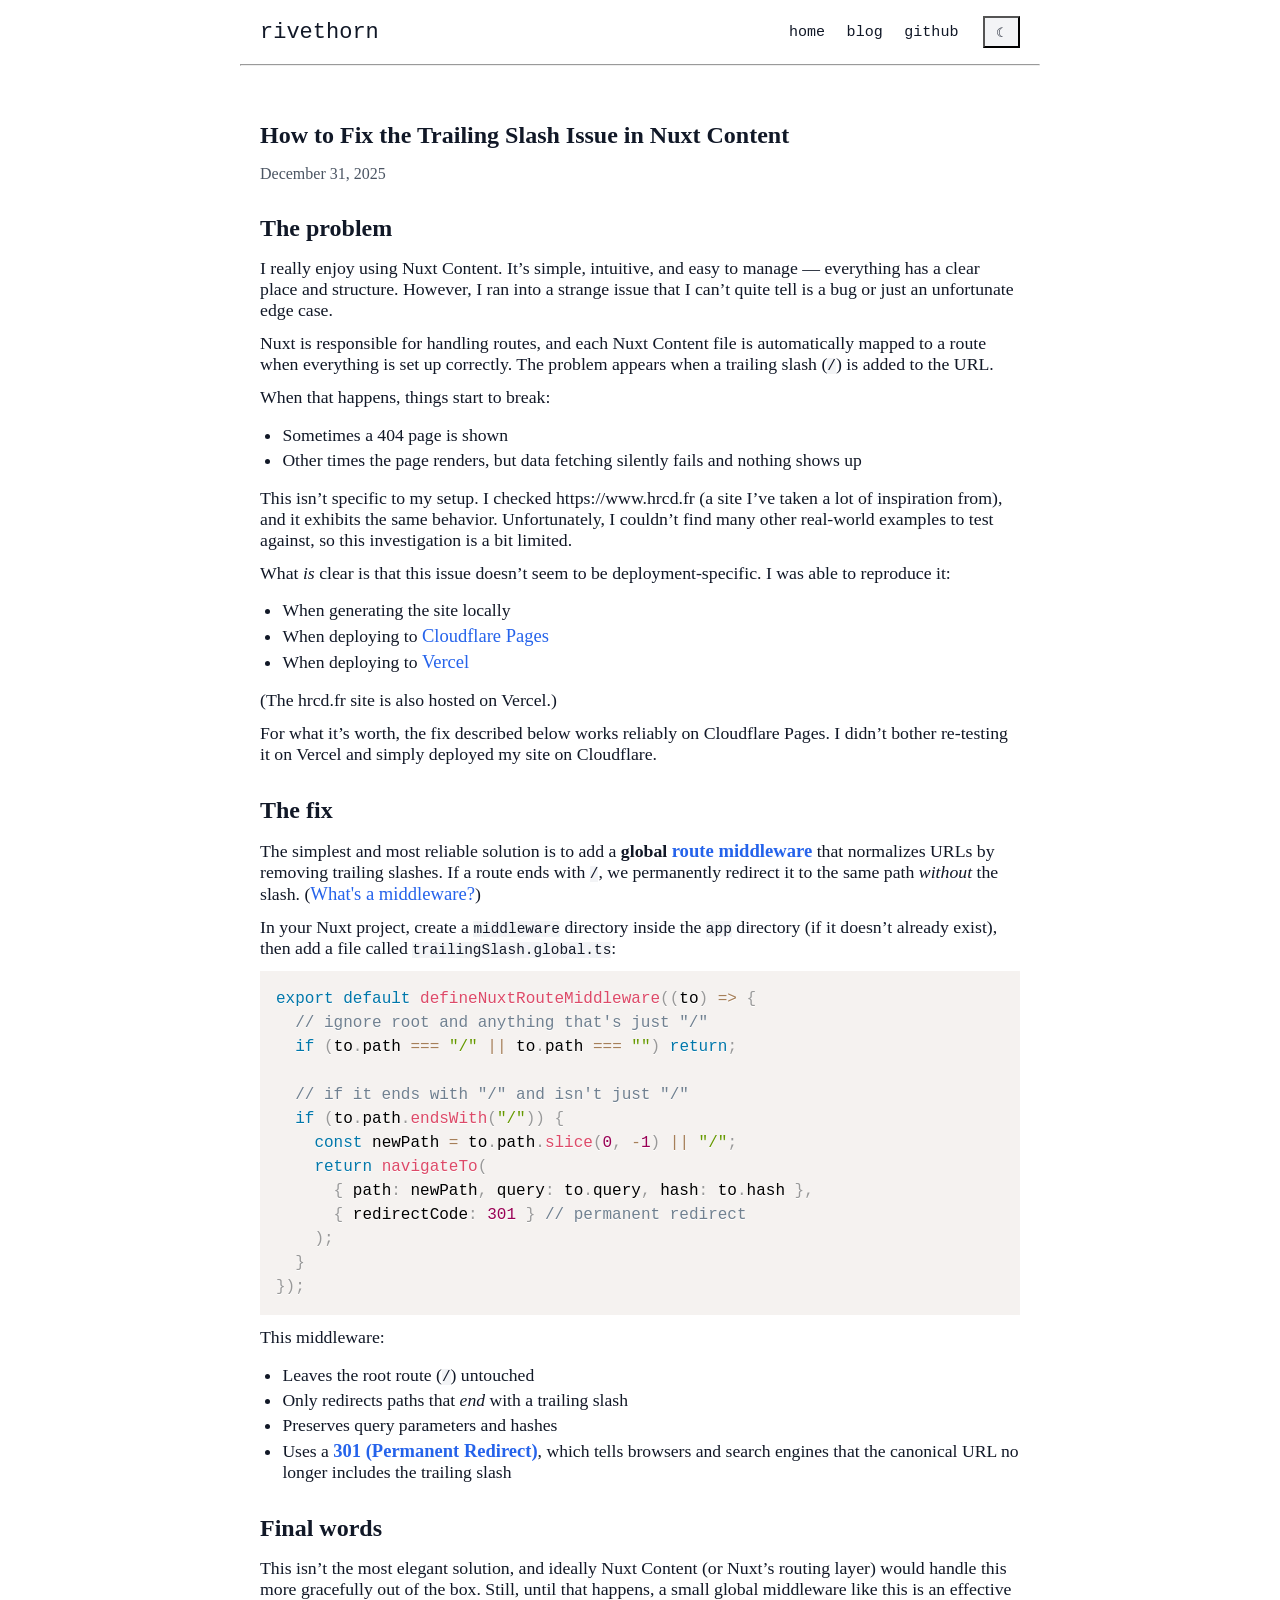
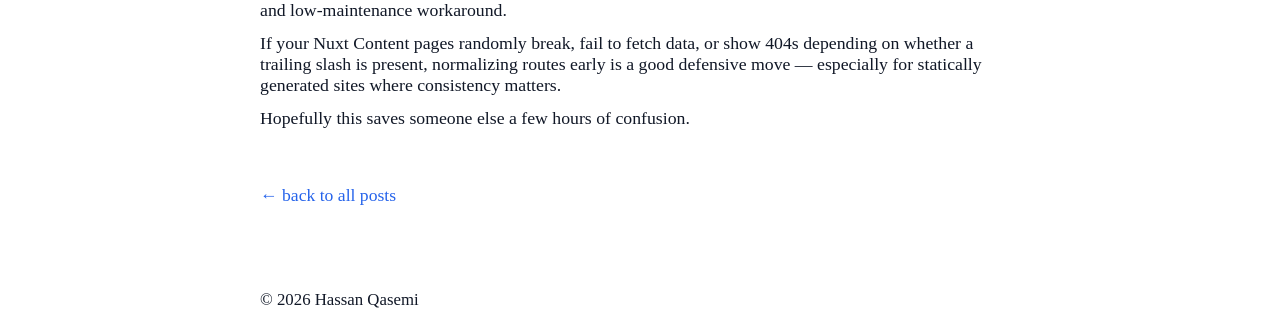
<file: site/posts/nuxt-content-slash-issue.html>
<!doctype html>

<html lang="en">
  <head>
    <meta charset="UTF-8" />
    <meta name="viewport" content="width=device-width, initial-scale=1" />
    <title>
      How to Fix the Trailing Slash Issue in Nuxt Content — Rivethorn
    </title>
    <meta name="description" content="My corner of the internet" />

    <link
      id="favicon"
      rel="icon"
      href="../img/favicon-light.ico"
      type="image/svg+xml"
    />

    <link rel="stylesheet" href="../css/style.css" />
    <link rel="stylesheet" href="../css/prism.min.css" />

    <script>
      (function () {
        window.SITE_ROOT = "../"; // path prefix for assets ('' or '../')
        var root = document.documentElement;
        var t = localStorage.getItem("theme");
        var dark;
        if (t === "light" || t === "dark") {
          root.setAttribute("data-theme", t);
          dark = t === "dark";
        } else {
          dark =
            window.matchMedia &&
            window.matchMedia("(prefers-color-scheme: dark)").matches;
        }
        var fav = document.querySelector("link#favicon");
        if (fav)
          fav.href =
            window.SITE_ROOT +
            (dark ? "img/favicon-dark.ico" : "img/favicon-light.ico");
      })();
    </script>
  </head>
  <body>
    <header class="site-header">
      <nav class="nav">
        <a class="nav-brand" href="../index.html">rivethorn</a>
        <ul class="nav-links">
          <li><a href="../index.html">home</a></li>
          <li><a href="../blog.html">blog</a></li>
          <li>
            <a href="https://github.com/rivethorn" target="_blank">github</a>
          </li>
        </ul>

        <button
          id="theme-toggle"
          class="theme-toggle"
          type="button"
          aria-label="Switch theme"
          title="Switch theme"
        >
          &#9790;
        </button>
      </nav>
      <hr />
    </header>

    <main class="container">
      <article class="post">
        <h1 class="post-title">
          How to Fix the Trailing Slash Issue in Nuxt Content
        </h1>
        <time class="post-date">December 31, 2025</time>
        <h2>The problem</h2>
        <p>
          I really enjoy using Nuxt Content. It’s simple, intuitive, and easy to
          manage — everything has a clear place and structure. However, I ran
          into a strange issue that I can’t quite tell is a bug or just an
          unfortunate edge case.
        </p>
        <p>
          Nuxt is responsible for handling routes, and each Nuxt Content file is
          automatically mapped to a route when everything is set up correctly.
          The problem appears when a trailing slash (<code>/</code>) is added to
          the URL.
        </p>
        <p>When that happens, things start to break:</p>
        <ul>
          <li>Sometimes a 404 page is shown</li>
          <li>
            Other times the page renders, but data fetching silently fails and
            nothing shows up
          </li>
        </ul>
        <p>
          This isn’t specific to my setup. I checked https://www.hrcd.fr (a site
          I’ve taken a lot of inspiration from), and it exhibits the same
          behavior. Unfortunately, I couldn’t find many other real-world
          examples to test against, so this investigation is a bit limited.
        </p>
        <p>
          What <em>is</em> clear is that this issue doesn’t seem to be
          deployment-specific. I was able to reproduce it:
        </p>
        <ul>
          <li>When generating the site locally</li>
          <li>
            When deploying to
            <a href="https://pages.cloudflare.com">Cloudflare Pages</a>
          </li>
          <li>
            When deploying to <a href="https://vercel.com/home">Vercel</a>
          </li>
        </ul>
        <p>(The hrcd.fr site is also hosted on Vercel.)</p>
        <p>
          For what it’s worth, the fix described below works reliably on
          Cloudflare Pages. I didn’t bother re-testing it on Vercel and simply
          deployed my site on Cloudflare.
        </p>
        <h2>The fix</h2>
        <p>
          The simplest and most reliable solution is to add a
          <strong
            >global
            <a
              href="https://nuxt.com/docs/4.x/directory-structure/app/middleware"
              >route middleware</a
            ></strong
          >
          that normalizes URLs by removing trailing slashes. If a route ends
          with <code>/</code>, we permanently redirect it to the same path
          <em>without</em> the slash. (<a
            href="https://en.wikipedia.org/wiki/Middleware"
            >What's a middleware?</a
          >)
        </p>
        <p>
          In your Nuxt project, create a <code>middleware</code> directory
          inside the <code>app</code> directory (if it doesn’t already exist),
          then add a file called <code>trailingSlash.global.ts</code>:
        </p>
        <pre><code class="language-typescript">export default defineNuxtRouteMiddleware((to) =&gt; {
  // ignore root and anything that's just "/"
  if (to.path === "/" || to.path === "") return;

  // if it ends with "/" and isn't just "/"
  if (to.path.endsWith("/")) {
    const newPath = to.path.slice(0, -1) || "/";
    return navigateTo(
      { path: newPath, query: to.query, hash: to.hash },
      { redirectCode: 301 } // permanent redirect
    );
  }
});</code></pre>
        <p>This middleware:</p>
        <ul>
          <li>Leaves the root route (<code>/</code>) untouched</li>
          <li>Only redirects paths that <em>end</em> with a trailing slash</li>
          <li>Preserves query parameters and hashes</li>
          <li>
            Uses a
            <strong
              ><a
                href="https://developer.mozilla.org/en-US/docs/Web/HTTP/Reference/Status/301"
                >301 (Permanent Redirect)</a
              ></strong
            >, which tells browsers and search engines that the canonical URL no
            longer includes the trailing slash
          </li>
        </ul>
        <h2>Final words</h2>
        <p>
          This isn’t the most elegant solution, and ideally Nuxt Content (or
          Nuxt’s routing layer) would handle this more gracefully out of the
          box. Still, until that happens, a small global middleware like this is
          an effective and low-maintenance workaround.
        </p>
        <p>
          If your Nuxt Content pages randomly break, fail to fetch data, or show
          404s depending on whether a trailing slash is present, normalizing
          routes early is a good defensive move — especially for statically
          generated sites where consistency matters.
        </p>
        <p>Hopefully this saves someone else a few hours of confusion.</p>
      </article>
      <p class="back"><a href="../blog.html">&larr; back to all posts</a></p>
    </main>

    <footer class="site-footer">
      <p>&copy; <span id="year">2026</span> Hassan Qasemi</p>
    </footer>

    <script src="../js/theme.js"></script>
    <script src="../js/prism.min.js"></script>
    <script src="../js/prism-python.min.js"></script>
    <script src="../js/prism-rust.min.js"></script>
    <script src="../js/prism-bash.min.js"></script>
    <script src="../js/prism-typescript.min.js"></script>
  </body>
</html>
</file>
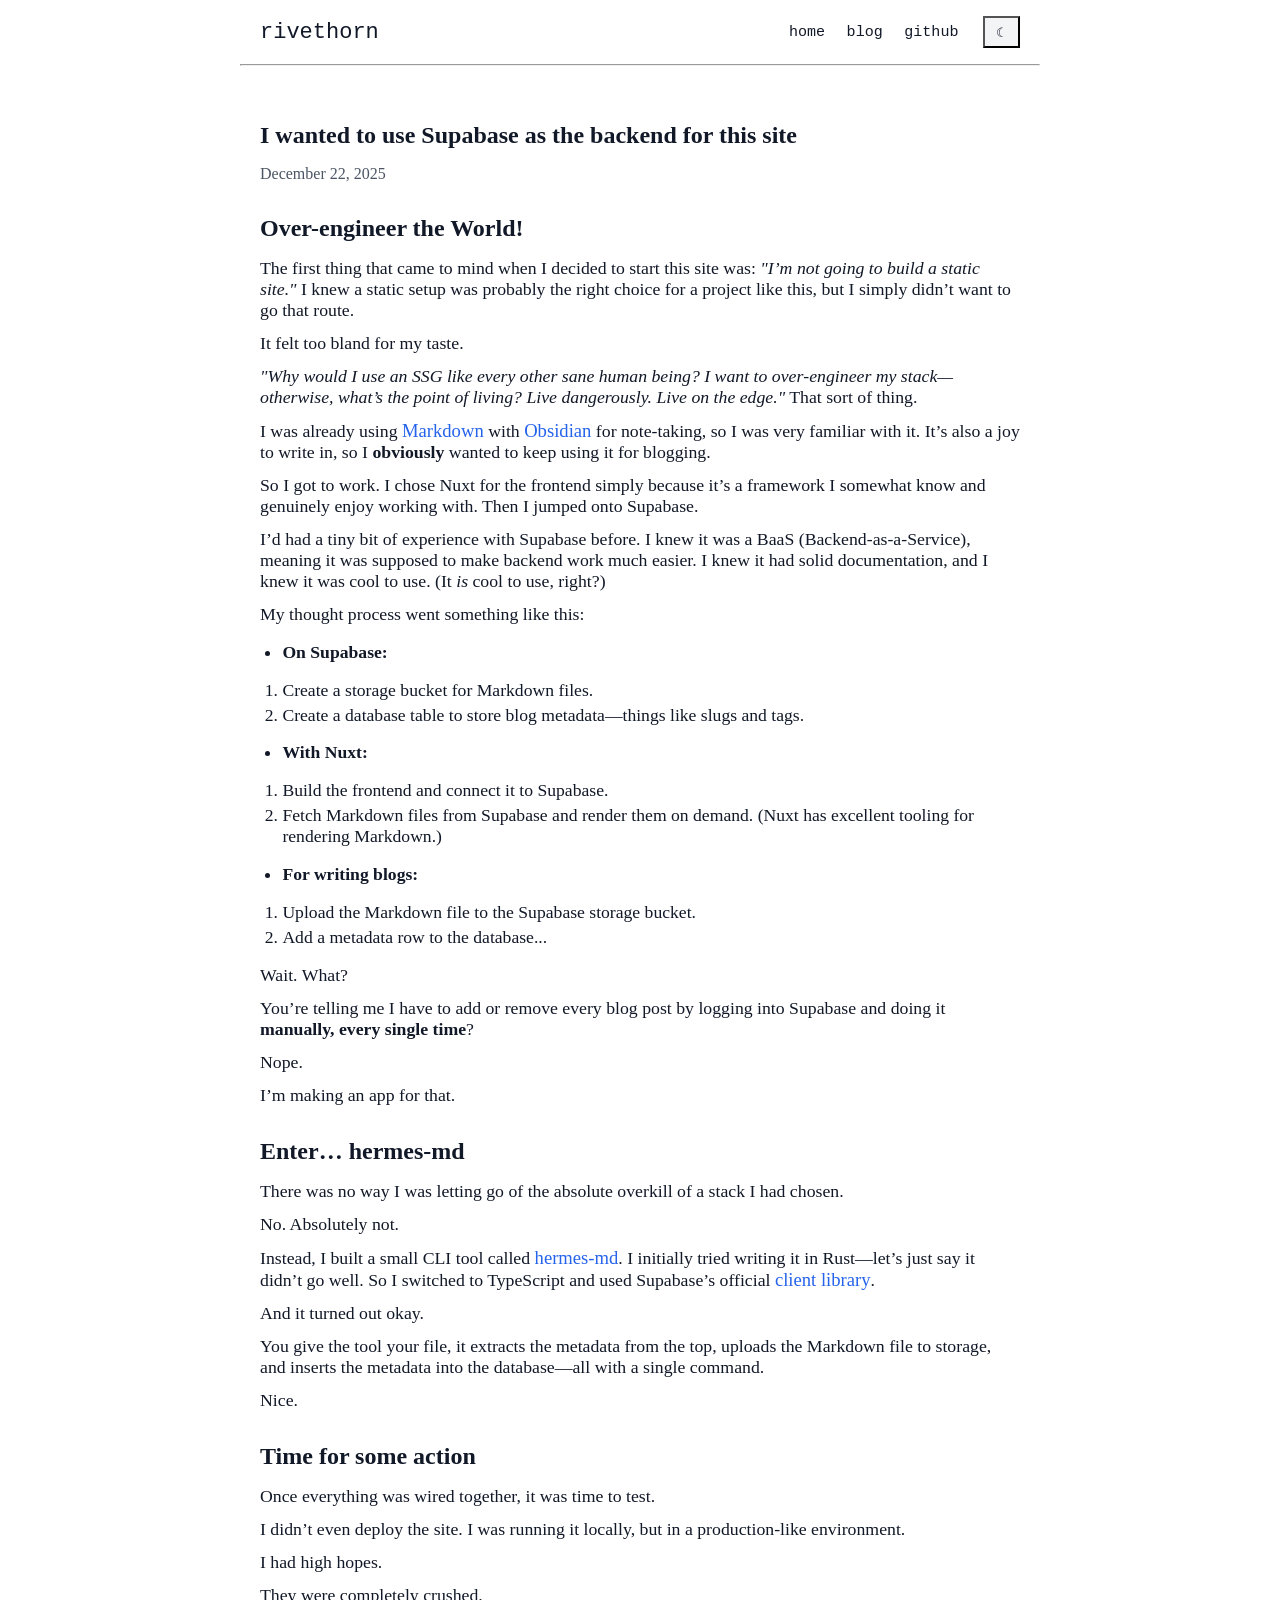
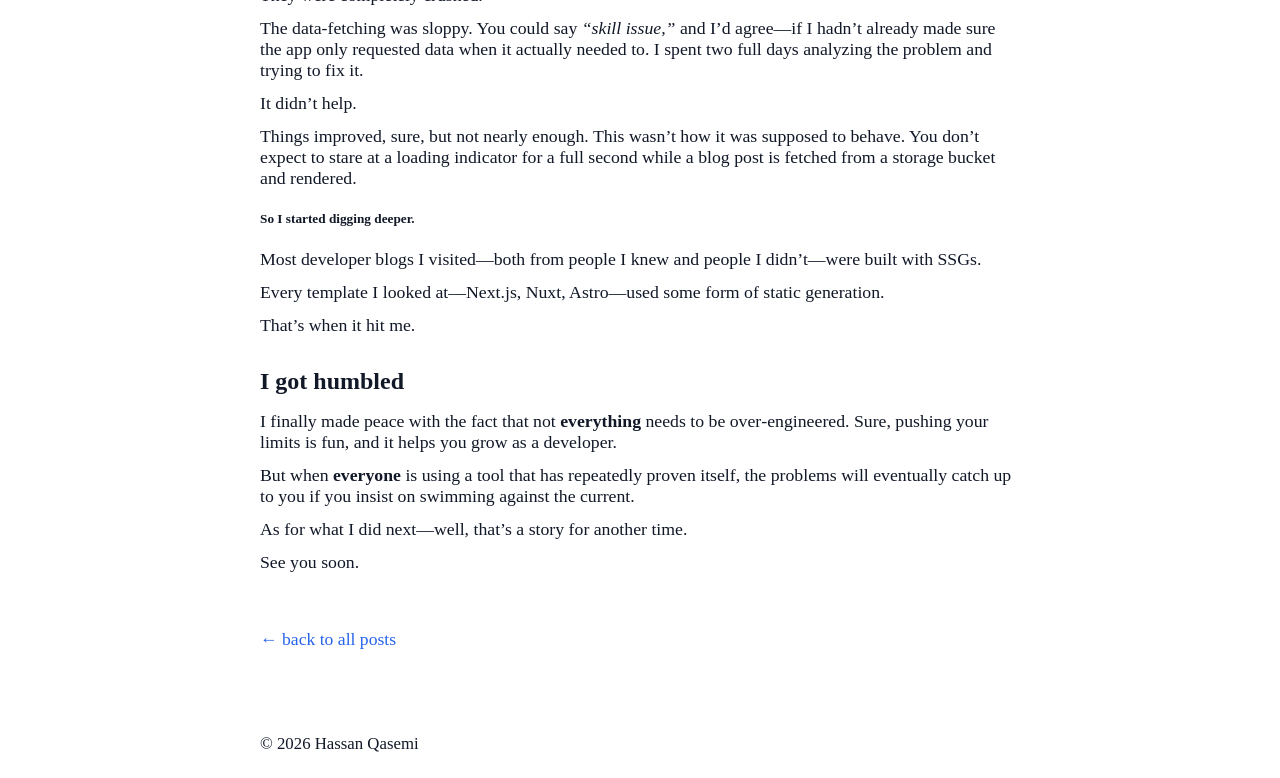
<file: site/posts/road-to-here.html>
<!doctype html>

<html lang="en">
  <head>
    <meta charset="UTF-8" />
    <meta name="viewport" content="width=device-width, initial-scale=1" />
    <title>
      I wanted to use Supabase as the backend for this site — Rivethorn
    </title>
    <meta name="description" content="My corner of the internet" />

    <link
      id="favicon"
      rel="icon"
      href="../img/favicon-light.ico"
      type="image/svg+xml"
    />

    <link rel="stylesheet" href="../css/style.css" />
    <link rel="stylesheet" href="../css/prism.min.css" />

    <script>
      (function () {
        window.SITE_ROOT = "../"; // path prefix for assets ('' or '../')
        var root = document.documentElement;
        var t = localStorage.getItem("theme");
        var dark;
        if (t === "light" || t === "dark") {
          root.setAttribute("data-theme", t);
          dark = t === "dark";
        } else {
          dark =
            window.matchMedia &&
            window.matchMedia("(prefers-color-scheme: dark)").matches;
        }
        var fav = document.querySelector("link#favicon");
        if (fav)
          fav.href =
            window.SITE_ROOT +
            (dark ? "img/favicon-dark.ico" : "img/favicon-light.ico");
      })();
    </script>
  </head>
  <body>
    <header class="site-header">
      <nav class="nav">
        <a class="nav-brand" href="../index.html">rivethorn</a>
        <ul class="nav-links">
          <li><a href="../index.html">home</a></li>
          <li><a href="../blog.html">blog</a></li>
          <li>
            <a href="https://github.com/rivethorn" target="_blank">github</a>
          </li>
        </ul>

        <button
          id="theme-toggle"
          class="theme-toggle"
          type="button"
          aria-label="Switch theme"
          title="Switch theme"
        >
          &#9790;
        </button>
      </nav>
      <hr />
    </header>

    <main class="container">
      <article class="post">
        <h1 class="post-title">
          I wanted to use Supabase as the backend for this site
        </h1>
        <time class="post-date">December 22, 2025</time>
        <h2>Over-engineer the World!</h2>
        <p>
          The first thing that came to mind when I decided to start this site
          was: <em>"I’m not going to build a static site."</em> I knew a static
          setup was probably the right choice for a project like this, but I
          simply didn’t want to go that route.
        </p>
        <p>It felt too bland for my taste.</p>
        <p>
          <em
            >"Why would I use an SSG like every other sane human being? I want
            to over‑engineer my stack—otherwise, what’s the point of living?
            Live dangerously. Live on the edge."</em
          >
          That sort of thing.
        </p>
        <p>
          I was already using
          <a href="https://www.markdownguide.org/">Markdown</a> with
          <a href="https://obsidian.md/">Obsidian</a> for note‑taking, so I was
          very familiar with it. It’s also a joy to write in, so I
          <strong>obviously</strong> wanted to keep using it for blogging.
        </p>
        <p>
          So I got to work. I chose Nuxt for the frontend simply because it’s a
          framework I somewhat know and genuinely enjoy working with. Then I
          jumped onto Supabase.
        </p>
        <p>
          I’d had a tiny bit of experience with Supabase before. I knew it was a
          BaaS (Backend‑as‑a‑Service), meaning it was supposed to make backend
          work much easier. I knew it had solid documentation, and I knew it was
          cool to use. (It <em>is</em> cool to use, right?)
        </p>
        <p>My thought process went something like this:</p>
        <ul>
          <li><strong>On Supabase:</strong></li>
        </ul>
        <ol>
          <li>Create a storage bucket for Markdown files.</li>
          <li>
            Create a database table to store blog metadata—things like slugs and
            tags.
          </li>
        </ol>
        <ul>
          <li><strong>With Nuxt:</strong></li>
        </ul>
        <ol>
          <li>Build the frontend and connect it to Supabase.</li>
          <li>
            Fetch Markdown files from Supabase and render them on demand. (Nuxt
            has excellent tooling for rendering Markdown.)
          </li>
        </ol>
        <ul>
          <li><strong>For writing blogs:</strong></li>
        </ul>
        <ol>
          <li>Upload the Markdown file to the Supabase storage bucket.</li>
          <li>Add a metadata row to the database...</li>
        </ol>
        <p>Wait. What?</p>
        <p>
          You’re telling me I have to add or remove every blog post by logging
          into Supabase and doing it
          <strong>manually, every single time</strong>?
        </p>
        <p>Nope.</p>
        <p>I’m making an app for that.</p>
        <h2>Enter… hermes-md</h2>
        <p>
          There was no way I was letting go of the absolute overkill of a stack
          I had chosen.
        </p>
        <p>No. Absolutely not.</p>
        <p>
          Instead, I built a small CLI tool called
          <a href="https://github.com/rivethorn/hermes-md">hermes-md</a>. I
          initially tried writing it in Rust—let’s just say it didn’t go well.
          So I switched to TypeScript and used Supabase’s official
          <a href="https://supabase.com/docs/reference/javascript"
            >client library</a
          >.
        </p>
        <p>And it turned out okay.</p>
        <p>
          You give the tool your file, it extracts the metadata from the top,
          uploads the Markdown file to storage, and inserts the metadata into
          the database—all with a single command.
        </p>
        <p>Nice.</p>
        <h2>Time for some action</h2>
        <p>Once everything was wired together, it was time to test.</p>
        <p>
          I didn’t even deploy the site. I was running it locally, but in a
          production‑like environment.
        </p>
        <p>I had high hopes.</p>
        <p>They were completely crushed.</p>
        <p>
          The data‑fetching was sloppy. You could say
          <em>“skill issue,”</em> and I’d agree—if I hadn’t already made sure
          the app only requested data when it actually needed to. I spent two
          full days analyzing the problem and trying to fix it.
        </p>
        <p>It didn’t help.</p>
        <p>
          Things improved, sure, but not nearly enough. This wasn’t how it was
          supposed to behave. You don’t expect to stare at a loading indicator
          for a full second while a blog post is fetched from a storage bucket
          and rendered.
        </p>
        <h5>So I started digging deeper.</h5>
        <p>
          Most developer blogs I visited—both from people I knew and people I
          didn’t—were built with SSGs.
        </p>
        <p>
          Every template I looked at—Next.js, Nuxt, Astro—used some form of
          static generation.
        </p>
        <p>That’s when it hit me.</p>
        <h2>I got humbled</h2>
        <p>
          I finally made peace with the fact that not
          <strong>everything</strong> needs to be over‑engineered. Sure, pushing
          your limits is fun, and it helps you grow as a developer.
        </p>
        <p>
          But when <strong>everyone</strong> is using a tool that has repeatedly
          proven itself, the problems will eventually catch up to you if you
          insist on swimming against the current.
        </p>
        <p>As for what I did next—well, that’s a story for another time.</p>
        <p>See you soon.</p>
      </article>
      <p class="back"><a href="../blog.html">&larr; back to all posts</a></p>
    </main>

    <footer class="site-footer">
      <p>&copy; <span id="year">2026</span> Hassan Qasemi</p>
    </footer>

    <script src="../js/theme.js"></script>
    <script src="../js/prism.min.js"></script>
    <script src="../js/prism-python.min.js"></script>
    <script src="../js/prism-rust.min.js"></script>
    <script src="../js/prism-bash.min.js"></script>
    <script src="../js/prism-typescript.min.js"></script>
  </body>
</html>
</file>
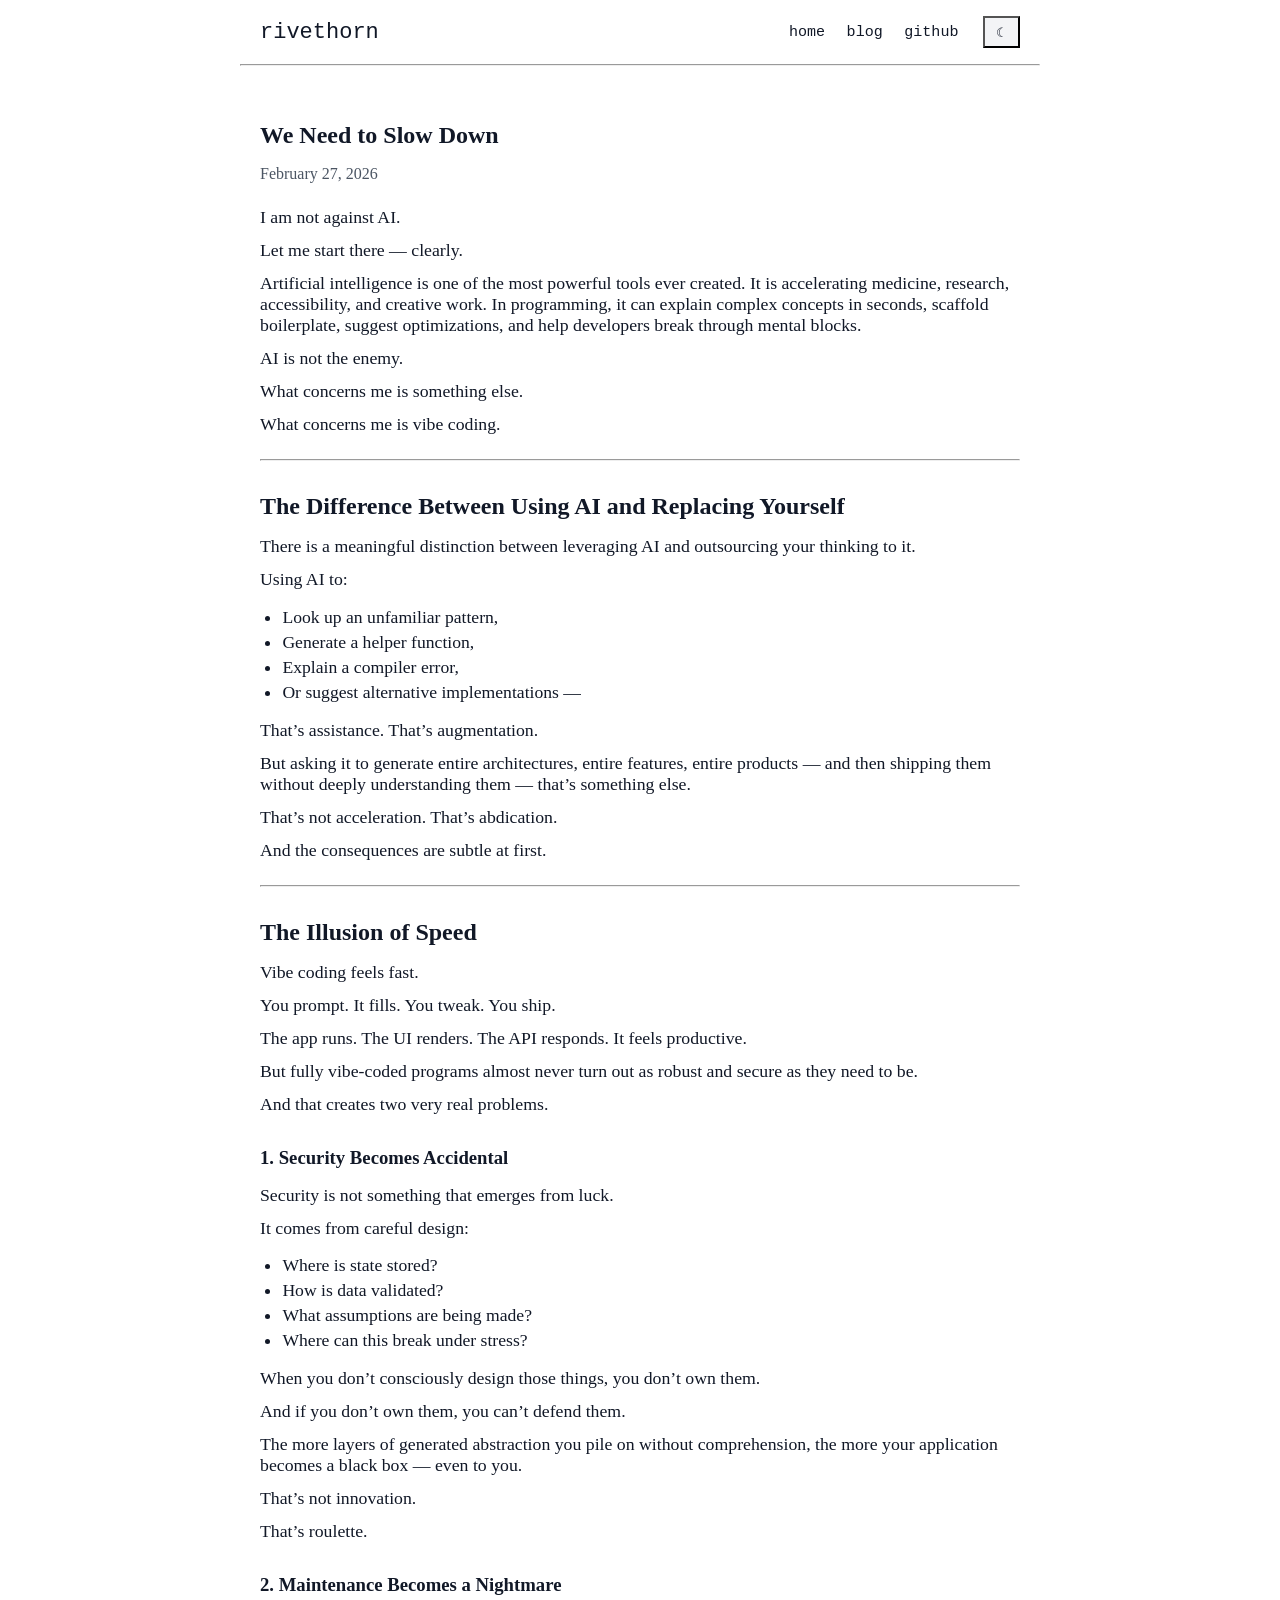
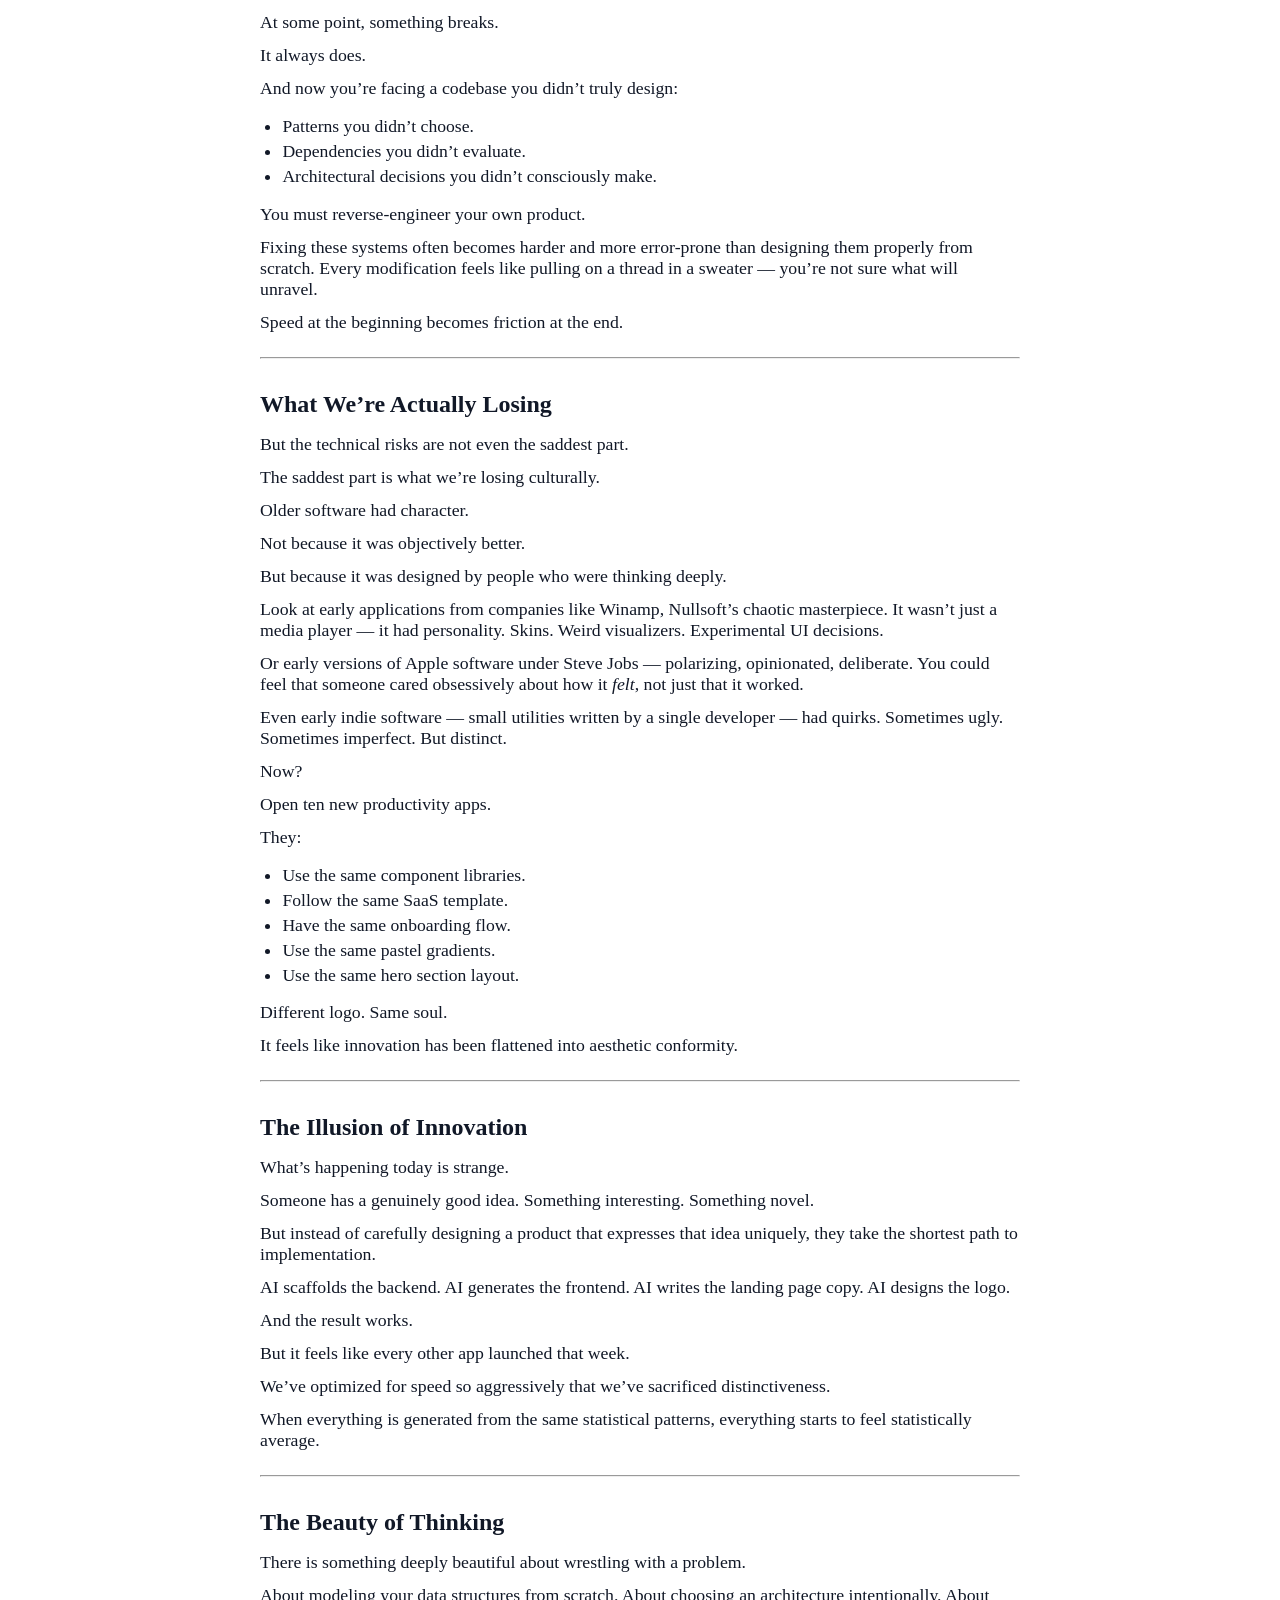
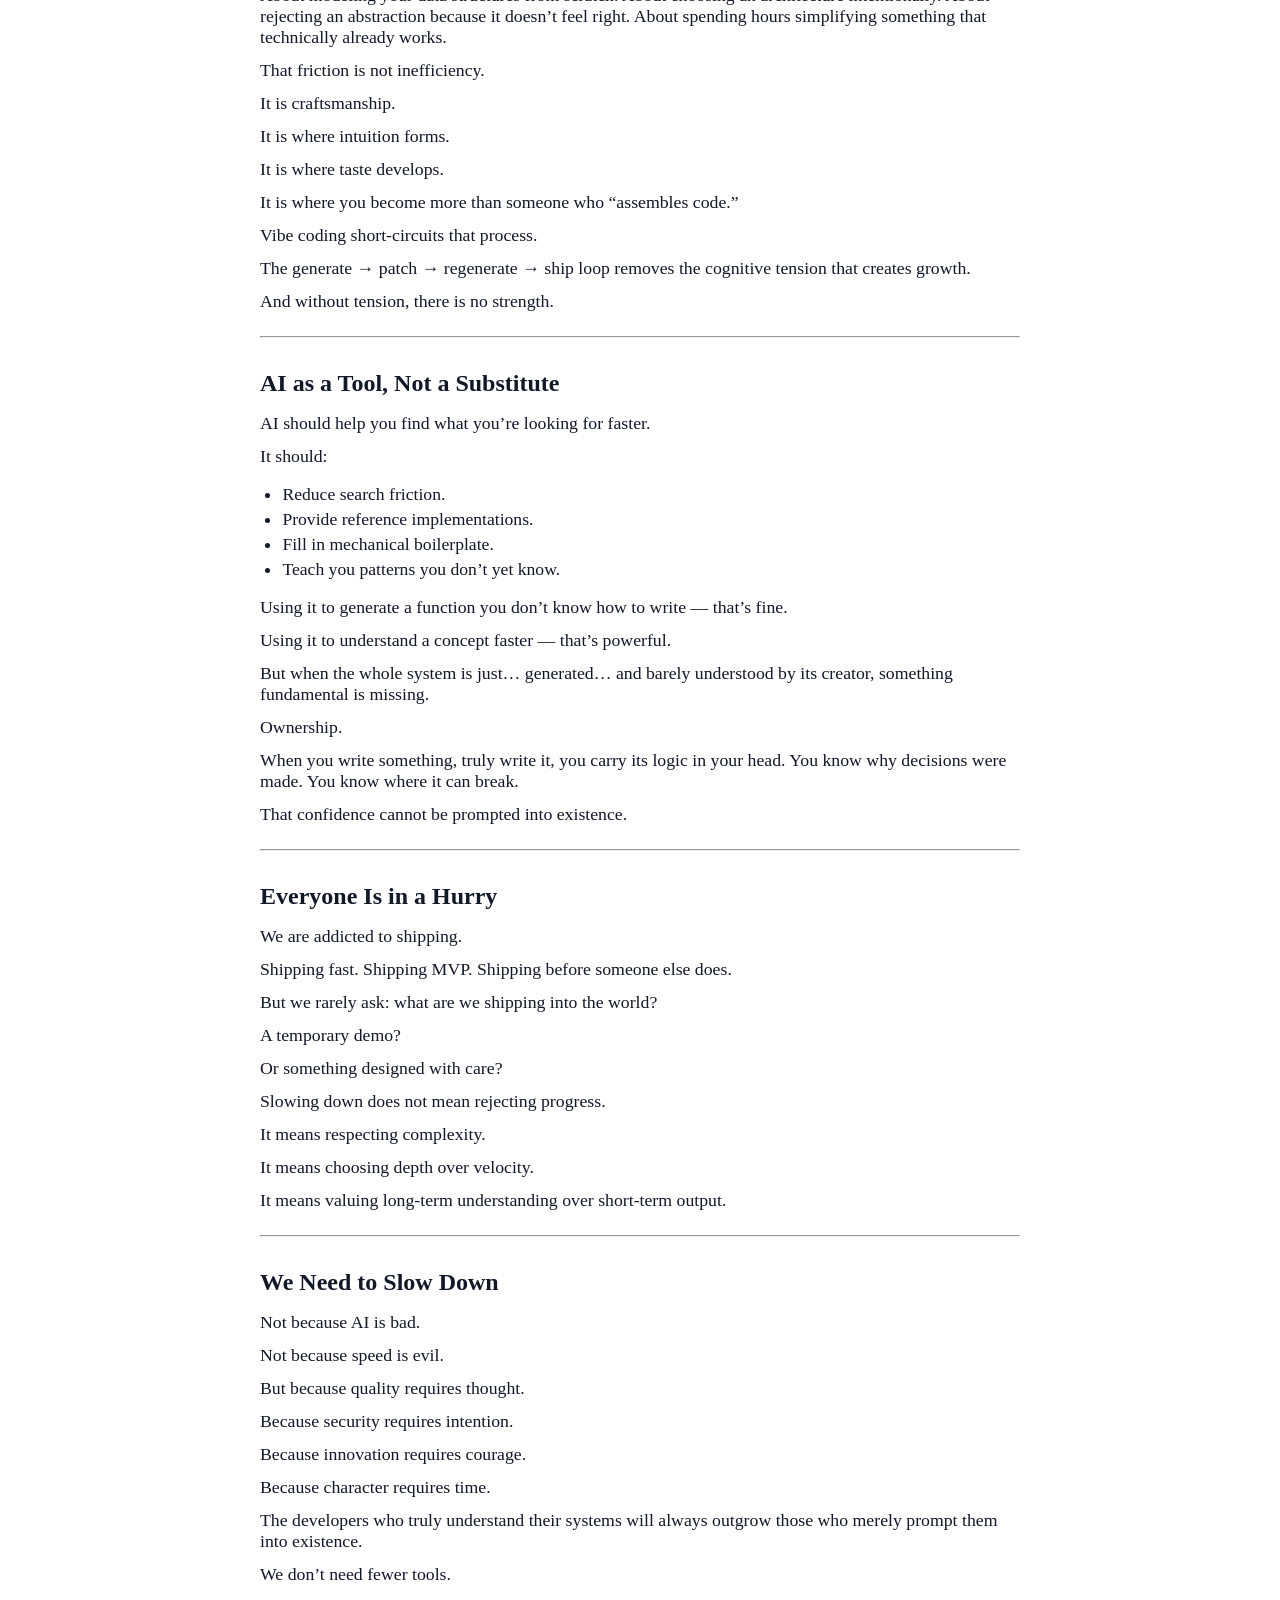
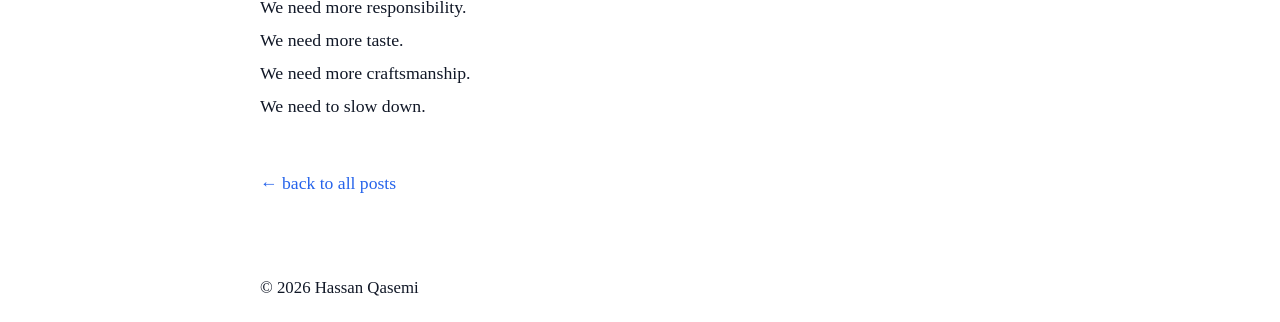
<file: site/posts/we-need-to-slow-down.html>
<!doctype html>

<html lang="en">
  <head>
    <meta charset="UTF-8" />
    <meta name="viewport" content="width=device-width, initial-scale=1" />
    <title>We Need to Slow Down — Rivethorn</title>
    <meta name="description" content="My corner of the internet" />

    <link
      id="favicon"
      rel="icon"
      href="../img/favicon-light.ico"
      type="image/svg+xml"
    />

    <link rel="stylesheet" href="../css/style.css" />
    <link rel="stylesheet" href="../css/prism.min.css" />

    <script>
      (function () {
        window.SITE_ROOT = "../"; // path prefix for assets ('' or '../')
        var root = document.documentElement;
        var t = localStorage.getItem("theme");
        var dark;
        if (t === "light" || t === "dark") {
          root.setAttribute("data-theme", t);
          dark = t === "dark";
        } else {
          dark =
            window.matchMedia &&
            window.matchMedia("(prefers-color-scheme: dark)").matches;
        }
        var fav = document.querySelector("link#favicon");
        if (fav)
          fav.href =
            window.SITE_ROOT +
            (dark ? "img/favicon-dark.ico" : "img/favicon-light.ico");
      })();
    </script>
  </head>
  <body>
    <header class="site-header">
      <nav class="nav">
        <a class="nav-brand" href="../index.html">rivethorn</a>
        <ul class="nav-links">
          <li><a href="../index.html">home</a></li>
          <li><a href="../blog.html">blog</a></li>
          <li>
            <a href="https://github.com/rivethorn" target="_blank">github</a>
          </li>
        </ul>

        <button
          id="theme-toggle"
          class="theme-toggle"
          type="button"
          aria-label="Switch theme"
          title="Switch theme"
        >
          &#9790;
        </button>
      </nav>
      <hr />
    </header>

    <main class="container">
      <article class="post">
        <h1 class="post-title">We Need to Slow Down</h1>
        <time class="post-date">February 27, 2026</time>
        <p>I am not against AI.</p>
        <p>Let me start there — clearly.</p>
        <p>
          Artificial intelligence is one of the most powerful tools ever
          created. It is accelerating medicine, research, accessibility, and
          creative work. In programming, it can explain complex concepts in
          seconds, scaffold boilerplate, suggest optimizations, and help
          developers break through mental blocks.
        </p>
        <p>AI is not the enemy.</p>
        <p>What concerns me is something else.</p>
        <p>What concerns me is vibe coding.</p>
        <hr />
        <h2>The Difference Between Using AI and Replacing Yourself</h2>
        <p>
          There is a meaningful distinction between leveraging AI and
          outsourcing your thinking to it.
        </p>
        <p>Using AI to:</p>
        <ul>
          <li>Look up an unfamiliar pattern,</li>
          <li>Generate a helper function,</li>
          <li>Explain a compiler error,</li>
          <li>Or suggest alternative implementations —</li>
        </ul>
        <p>That’s assistance. That’s augmentation.</p>
        <p>
          But asking it to generate entire architectures, entire features,
          entire products — and then shipping them without deeply understanding
          them — that’s something else.
        </p>
        <p>That’s not acceleration. That’s abdication.</p>
        <p>And the consequences are subtle at first.</p>
        <hr />
        <h2>The Illusion of Speed</h2>
        <p>Vibe coding feels fast.</p>
        <p>You prompt. It fills. You tweak. You ship.</p>
        <p>
          The app runs. The UI renders. The API responds. It feels productive.
        </p>
        <p>
          But fully vibe-coded programs almost never turn out as robust and
          secure as they need to be.
        </p>
        <p>And that creates two very real problems.</p>
        <h3>1. Security Becomes Accidental</h3>
        <p>Security is not something that emerges from luck.</p>
        <p>It comes from careful design:</p>
        <ul>
          <li>Where is state stored?</li>
          <li>How is data validated?</li>
          <li>What assumptions are being made?</li>
          <li>Where can this break under stress?</li>
        </ul>
        <p>
          When you don’t consciously design those things, you don’t own them.
        </p>
        <p>And if you don’t own them, you can’t defend them.</p>
        <p>
          The more layers of generated abstraction you pile on without
          comprehension, the more your application becomes a black box — even to
          you.
        </p>
        <p>That’s not innovation.</p>
        <p>That’s roulette.</p>
        <h3>2. Maintenance Becomes a Nightmare</h3>
        <p>At some point, something breaks.</p>
        <p>It always does.</p>
        <p>And now you’re facing a codebase you didn’t truly design:</p>
        <ul>
          <li>Patterns you didn’t choose.</li>
          <li>Dependencies you didn’t evaluate.</li>
          <li>Architectural decisions you didn’t consciously make.</li>
        </ul>
        <p>You must reverse-engineer your own product.</p>
        <p>
          Fixing these systems often becomes harder and more error-prone than
          designing them properly from scratch. Every modification feels like
          pulling on a thread in a sweater — you’re not sure what will unravel.
        </p>
        <p>Speed at the beginning becomes friction at the end.</p>
        <hr />
        <h2>What We’re Actually Losing</h2>
        <p>But the technical risks are not even the saddest part.</p>
        <p>The saddest part is what we’re losing culturally.</p>
        <p>Older software had character.</p>
        <p>Not because it was objectively better.</p>
        <p>But because it was designed by people who were thinking deeply.</p>
        <p>
          Look at early applications from companies like Winamp, Nullsoft’s
          chaotic masterpiece. It wasn’t just a media player — it had
          personality. Skins. Weird visualizers. Experimental UI decisions.
        </p>
        <p>
          Or early versions of Apple software under Steve Jobs — polarizing,
          opinionated, deliberate. You could feel that someone cared obsessively
          about how it <em>felt</em>, not just that it worked.
        </p>
        <p>
          Even early indie software — small utilities written by a single
          developer — had quirks. Sometimes ugly. Sometimes imperfect. But
          distinct.
        </p>
        <p>Now?</p>
        <p>Open ten new productivity apps.</p>
        <p>They:</p>
        <ul>
          <li>Use the same component libraries.</li>
          <li>Follow the same SaaS template.</li>
          <li>Have the same onboarding flow.</li>
          <li>Use the same pastel gradients.</li>
          <li>Use the same hero section layout.</li>
        </ul>
        <p>Different logo. Same soul.</p>
        <p>
          It feels like innovation has been flattened into aesthetic conformity.
        </p>
        <hr />
        <h2>The Illusion of Innovation</h2>
        <p>What’s happening today is strange.</p>
        <p>
          Someone has a genuinely good idea. Something interesting. Something
          novel.
        </p>
        <p>
          But instead of carefully designing a product that expresses that idea
          uniquely, they take the shortest path to implementation.
        </p>
        <p>
          AI scaffolds the backend. AI generates the frontend. AI writes the
          landing page copy. AI designs the logo.
        </p>
        <p>And the result works.</p>
        <p>But it feels like every other app launched that week.</p>
        <p>
          We’ve optimized for speed so aggressively that we’ve sacrificed
          distinctiveness.
        </p>
        <p>
          When everything is generated from the same statistical patterns,
          everything starts to feel statistically average.
        </p>
        <hr />
        <h2>The Beauty of Thinking</h2>
        <p>
          There is something deeply beautiful about wrestling with a problem.
        </p>
        <p>
          About modeling your data structures from scratch. About choosing an
          architecture intentionally. About rejecting an abstraction because it
          doesn’t feel right. About spending hours simplifying something that
          technically already works.
        </p>
        <p>That friction is not inefficiency.</p>
        <p>It is craftsmanship.</p>
        <p>It is where intuition forms.</p>
        <p>It is where taste develops.</p>
        <p>It is where you become more than someone who “assembles code.”</p>
        <p>Vibe coding short-circuits that process.</p>
        <p>
          The generate → patch → regenerate → ship loop removes the cognitive
          tension that creates growth.
        </p>
        <p>And without tension, there is no strength.</p>
        <hr />
        <h2>AI as a Tool, Not a Substitute</h2>
        <p>AI should help you find what you’re looking for faster.</p>
        <p>It should:</p>
        <ul>
          <li>Reduce search friction.</li>
          <li>Provide reference implementations.</li>
          <li>Fill in mechanical boilerplate.</li>
          <li>Teach you patterns you don’t yet know.</li>
        </ul>
        <p>
          Using it to generate a function you don’t know how to write — that’s
          fine.
        </p>
        <p>Using it to understand a concept faster — that’s powerful.</p>
        <p>
          But when the whole system is just… generated… and barely understood by
          its creator, something fundamental is missing.
        </p>
        <p>Ownership.</p>
        <p>
          When you write something, truly write it, you carry its logic in your
          head. You know why decisions were made. You know where it can break.
        </p>
        <p>That confidence cannot be prompted into existence.</p>
        <hr />
        <h2>Everyone Is in a Hurry</h2>
        <p>We are addicted to shipping.</p>
        <p>Shipping fast. Shipping MVP. Shipping before someone else does.</p>
        <p>But we rarely ask: what are we shipping into the world?</p>
        <p>A temporary demo?</p>
        <p>Or something designed with care?</p>
        <p>Slowing down does not mean rejecting progress.</p>
        <p>It means respecting complexity.</p>
        <p>It means choosing depth over velocity.</p>
        <p>It means valuing long-term understanding over short-term output.</p>
        <hr />
        <h2>We Need to Slow Down</h2>
        <p>Not because AI is bad.</p>
        <p>Not because speed is evil.</p>
        <p>But because quality requires thought.</p>
        <p>Because security requires intention.</p>
        <p>Because innovation requires courage.</p>
        <p>Because character requires time.</p>
        <p>
          The developers who truly understand their systems will always outgrow
          those who merely prompt them into existence.
        </p>
        <p>We don’t need fewer tools.</p>
        <p>We need more responsibility.</p>
        <p>We need more taste.</p>
        <p>We need more craftsmanship.</p>
        <p>We need to slow down.</p>
      </article>
      <p class="back"><a href="../blog.html">&larr; back to all posts</a></p>
    </main>

    <footer class="site-footer">
      <p>&copy; <span id="year">2026</span> Hassan Qasemi</p>
    </footer>

    <script src="../js/theme.js"></script>
    <script src="../js/prism.min.js"></script>
    <script src="../js/prism-python.min.js"></script>
    <script src="../js/prism-rust.min.js"></script>
    <script src="../js/prism-bash.min.js"></script>
    <script src="../js/prism-typescript.min.js"></script>
  </body>
</html>
</file>
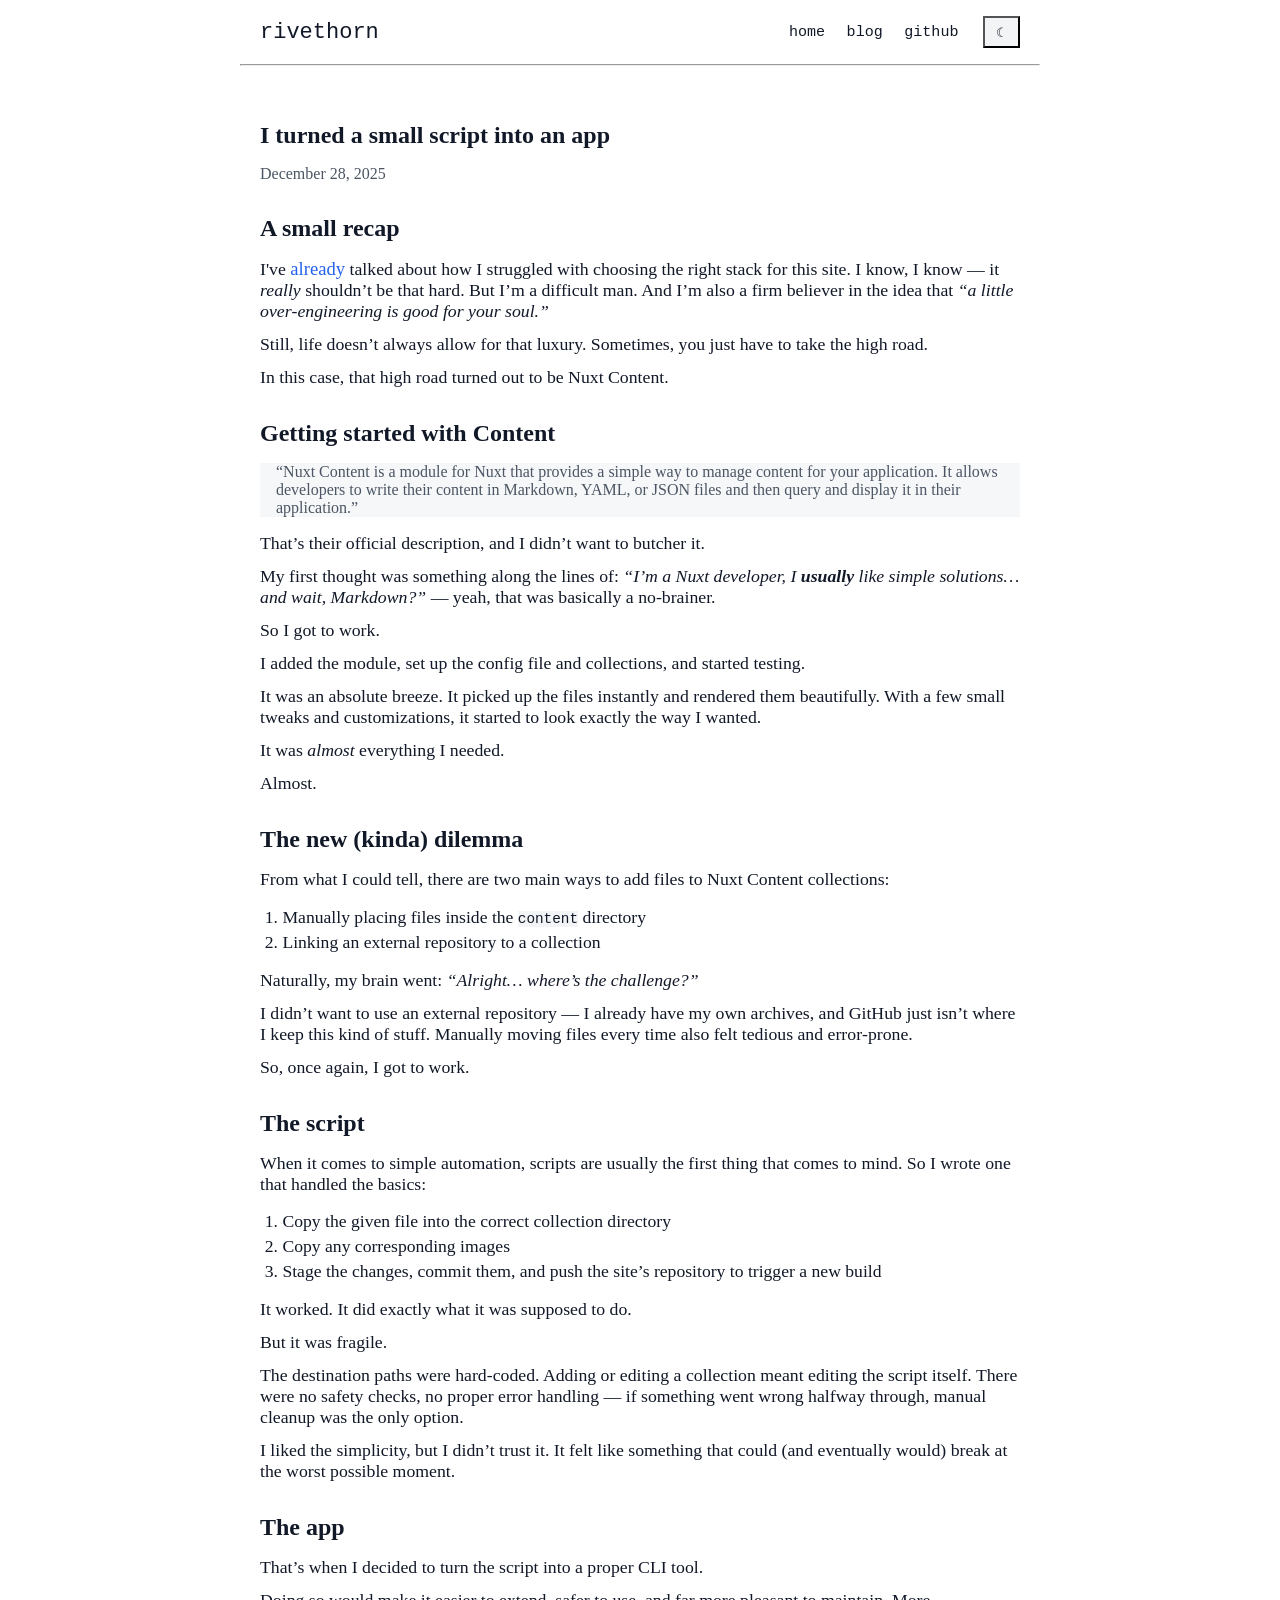
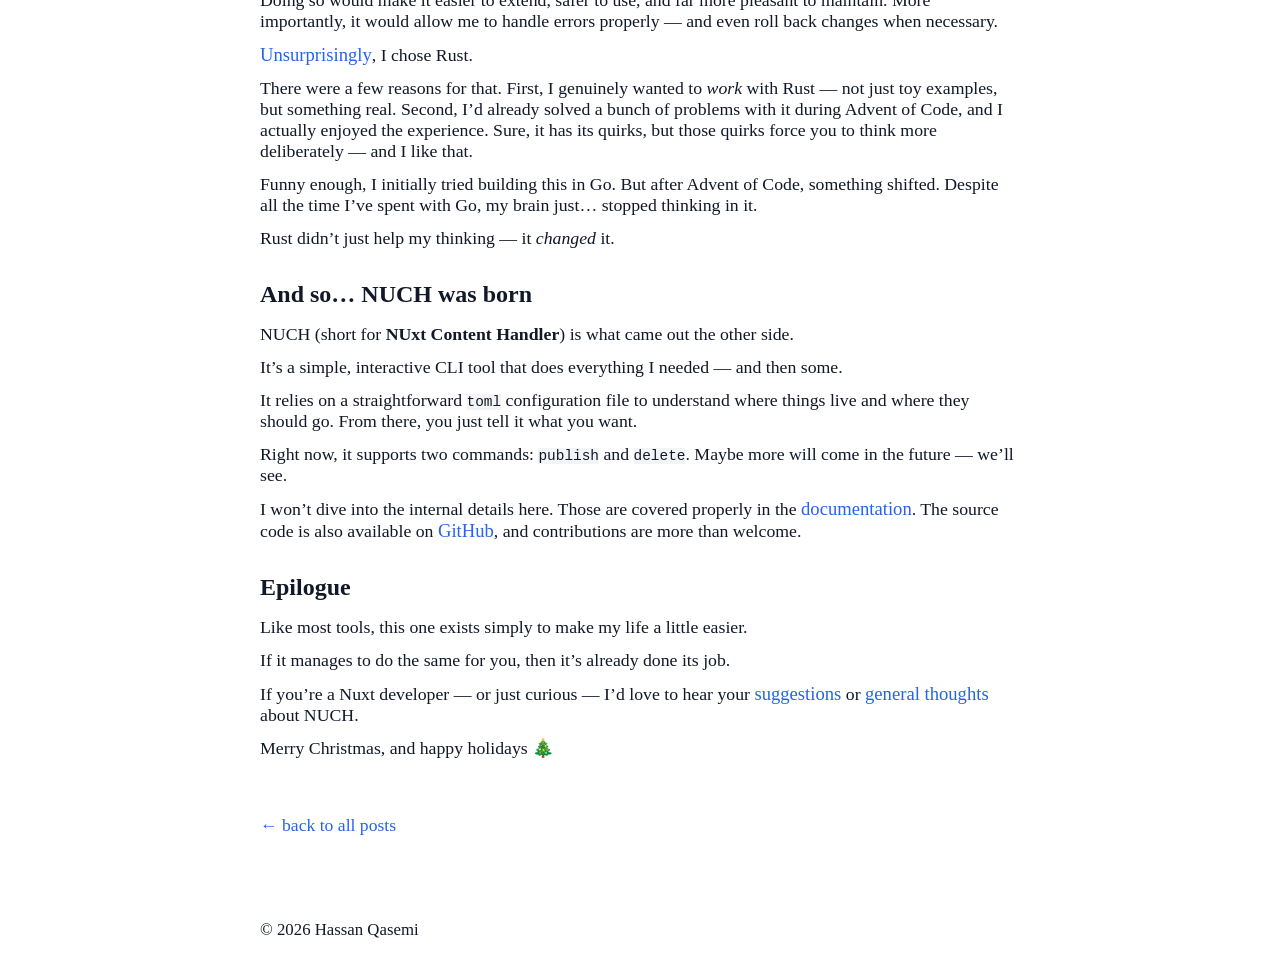
<file: site/posts/why-i-made-nuch.html>
<!doctype html>

<html lang="en">
  <head>
    <meta charset="UTF-8" />
    <meta name="viewport" content="width=device-width, initial-scale=1" />
    <title>I turned a small script into an app — Rivethorn</title>
    <meta name="description" content="My corner of the internet" />

    <link
      id="favicon"
      rel="icon"
      href="../img/favicon-light.ico"
      type="image/svg+xml"
    />

    <link rel="stylesheet" href="../css/style.css" />
    <link rel="stylesheet" href="../css/prism.min.css" />

    <script>
      (function () {
        window.SITE_ROOT = "../"; // path prefix for assets ('' or '../')
        var root = document.documentElement;
        var t = localStorage.getItem("theme");
        var dark;
        if (t === "light" || t === "dark") {
          root.setAttribute("data-theme", t);
          dark = t === "dark";
        } else {
          dark =
            window.matchMedia &&
            window.matchMedia("(prefers-color-scheme: dark)").matches;
        }
        var fav = document.querySelector("link#favicon");
        if (fav)
          fav.href =
            window.SITE_ROOT +
            (dark ? "img/favicon-dark.ico" : "img/favicon-light.ico");
      })();
    </script>
  </head>
  <body>
    <header class="site-header">
      <nav class="nav">
        <a class="nav-brand" href="../index.html">rivethorn</a>
        <ul class="nav-links">
          <li><a href="../index.html">home</a></li>
          <li><a href="../blog.html">blog</a></li>
          <li>
            <a href="https://github.com/rivethorn" target="_blank">github</a>
          </li>
        </ul>

        <button
          id="theme-toggle"
          class="theme-toggle"
          type="button"
          aria-label="Switch theme"
          title="Switch theme"
        >
          &#9790;
        </button>
      </nav>
      <hr />
    </header>

    <main class="container">
      <article class="post">
        <h1 class="post-title">I turned a small script into an app</h1>
        <time class="post-date">December 28, 2025</time>
        <h2>A small recap</h2>
        <p>
          I've <a href="/writings/road-to-here">already</a> talked about how I
          struggled with choosing the right stack for this site. I know, I know
          — it <em>really</em> shouldn’t be that hard. But I’m a difficult man.
          And I’m also a firm believer in the idea that
          <em>“a little over‑engineering is good for your soul.”</em>
        </p>
        <p>
          Still, life doesn’t always allow for that luxury. Sometimes, you just
          have to take the high road.
        </p>
        <p>In this case, that high road turned out to be Nuxt Content.</p>
        <h2>Getting started with Content</h2>
        <blockquote>
          “Nuxt Content is a module for Nuxt that provides a simple way to
          manage content for your application. It allows developers to write
          their content in Markdown, YAML, or JSON files and then query and
          display it in their application.”
        </blockquote>
        <p>
          That’s their official description, and I didn’t want to butcher it.
        </p>
        <p>
          My first thought was something along the lines of:
          <em>“I’m a Nuxt developer, I</em> <em><strong>usually</strong></em>
          <em>like simple solutions… and wait, Markdown?”</em> — yeah, that was
          basically a no‑brainer.
        </p>
        <p>So I got to work.</p>
        <p>
          I added the module, set up the config file and collections, and
          started testing.
        </p>
        <p>
          It was an absolute breeze. It picked up the files instantly and
          rendered them beautifully. With a few small tweaks and customizations,
          it started to look exactly the way I wanted.
        </p>
        <p>It was <em>almost</em> everything I needed.</p>
        <p>Almost.</p>
        <h2>The new (kinda) dilemma</h2>
        <p>
          From what I could tell, there are two main ways to add files to Nuxt
          Content collections:
        </p>
        <ol>
          <li>
            Manually placing files inside the <code>content</code> directory
          </li>
          <li>Linking an external repository to a collection</li>
        </ol>
        <p>
          Naturally, my brain went: <em>“Alright… where’s the challenge?”</em>
        </p>
        <p>
          I didn’t want to use an external repository — I already have my own
          archives, and GitHub just isn’t where I keep this kind of stuff.
          Manually moving files every time also felt tedious and error‑prone.
        </p>
        <p>So, once again, I got to work.</p>
        <h2>The script</h2>
        <p>
          When it comes to simple automation, scripts are usually the first
          thing that comes to mind. So I wrote one that handled the basics:
        </p>
        <ol>
          <li>Copy the given file into the correct collection directory</li>
          <li>Copy any corresponding images</li>
          <li>
            Stage the changes, commit them, and push the site’s repository to
            trigger a new build
          </li>
        </ol>
        <p>It worked. It did exactly what it was supposed to do.</p>
        <p>But it was fragile.</p>
        <p>
          The destination paths were hard‑coded. Adding or editing a collection
          meant editing the script itself. There were no safety checks, no
          proper error handling — if something went wrong halfway through,
          manual cleanup was the only option.
        </p>
        <p>
          I liked the simplicity, but I didn’t trust it. It felt like something
          that could (and eventually would) break at the worst possible moment.
        </p>
        <h2>The app</h2>
        <p>That’s when I decided to turn the script into a proper CLI tool.</p>
        <p>
          Doing so would make it easier to extend, safer to use, and far more
          pleasant to maintain. More importantly, it would allow me to handle
          errors properly — and even roll back changes when necessary.
        </p>
        <p>
          <a href="/writings/my-aoc-experience">Unsurprisingly</a>, I chose
          Rust.
        </p>
        <p>
          There were a few reasons for that. First, I genuinely wanted to
          <em>work</em> with Rust — not just toy examples, but something real.
          Second, I’d already solved a bunch of problems with it during Advent
          of Code, and I actually enjoyed the experience. Sure, it has its
          quirks, but those quirks force you to think more deliberately — and I
          like that.
        </p>
        <p>
          Funny enough, I initially tried building this in Go. But after Advent
          of Code, something shifted. Despite all the time I’ve spent with Go,
          my brain just… stopped thinking in it.
        </p>
        <p>Rust didn’t just help my thinking — it <em>changed</em> it.</p>
        <h2>And so… NUCH was born</h2>
        <p>
          NUCH (short for <strong>NUxt Content Handler</strong>) is what came
          out the other side.
        </p>
        <p>
          It’s a simple, interactive CLI tool that does everything I needed —
          and then some.
        </p>
        <p>
          It relies on a straightforward <code>toml</code> configuration file to
          understand where things live and where they should go. From there, you
          just tell it what you want.
        </p>
        <p>
          Right now, it supports two commands: <code>publish</code> and
          <code>delete</code>. Maybe more will come in the future — we’ll see.
        </p>
        <p>
          I won’t dive into the internal details here. Those are covered
          properly in the <a href="https://nuch.vercel.app">documentation</a>.
          The source code is also available on
          <a href="https://github.com/rivethorn/nuch">GitHub</a>, and
          contributions are more than welcome.
        </p>
        <h2>Epilogue</h2>
        <p>
          Like most tools, this one exists simply to make my life a little
          easier.
        </p>
        <p>
          If it manages to do the same for you, then it’s already done its job.
        </p>
        <p>
          If you’re a Nuxt developer — or just curious — I’d love to hear your
          <a href="https://github.com/rivethorn/nuch/issues/new">suggestions</a>
          or <a href="mailto:hassanak813@outlook.com">general thoughts</a> about
          NUCH.
        </p>
        <p>Merry Christmas, and happy holidays 🎄</p>
      </article>
      <p class="back"><a href="../blog.html">&larr; back to all posts</a></p>
    </main>

    <footer class="site-footer">
      <p>&copy; <span id="year">2026</span> Hassan Qasemi</p>
    </footer>

    <script src="../js/theme.js"></script>
    <script src="../js/prism.min.js"></script>
    <script src="../js/prism-python.min.js"></script>
    <script src="../js/prism-rust.min.js"></script>
    <script src="../js/prism-bash.min.js"></script>
    <script src="../js/prism-typescript.min.js"></script>
  </body>
</html>
</file>
<file: site/css/style.css>
:root {
  --bg: #ffffff;
  --bg-alt: #f6f7f9;
  --fg: #111827;
  --fg-muted: #4b5563;
  --accent: #2563eb;
  --accent-text: #ffffff;
  --card-bg: #ffffff;
  --code-bg: #f3f4f6;
  --nav-bg: #ffffff;
  --footer-bg: #ffffff;
  --link: #2563eb;
  --hover-bg: #f3f4f6;
  --table-stripe: #f9fafb;
}

[data-theme="dark"] {
  --bg: #171311;
  --bg-alt: #201b19;
  --fg: #e6d5c2;
  --fg-muted: #a09384;
  --accent: #fcba81;
  --accent-text: #0f0c0a;
  --card-bg: #201b19;
  --code-bg: #0f0c0a;
  --nav-bg: #171311;
  --footer-bg: #171311;
  --link: #ea9875;
  --hover-bg: #362f2c;
  --table-stripe: #201b19;
}

[data-theme="dark"] code[class*="language-"],
[data-theme="dark"] pre[class*="language-"] {
  color: #e6d5c2;
  text-shadow: none;
  background: #0f0c0a;
}

[data-theme="dark"] pre[class*="language-"] {
  border: 1px solid #362f2c;
}

[data-theme="dark"] .token.comment,
[data-theme="dark"] .token.prolog,
[data-theme="dark"] .token.doctype,
[data-theme="dark"] .token.cdata {
  color: #73665b;
}

[data-theme="dark"] .token.punctuation {
  color: #a09384;
}

[data-theme="dark"] .token.property,
[data-theme="dark"] .token.tag,
[data-theme="dark"] .token.boolean,
[data-theme="dark"] .token.number,
[data-theme="dark"] .token.constant,
[data-theme="dark"] .token.symbol,
[data-theme="dark"] .token.deleted {
  color: #ea9875;
}

[data-theme="dark"] .token.selector,
[data-theme="dark"] .token.attr-name,
[data-theme="dark"] .token.string,
[data-theme="dark"] .token.char,
[data-theme="dark"] .token.builtin,
[data-theme="dark"] .token.inserted {
  color: #99af6b;
}

[data-theme="dark"] .token.operator,
[data-theme="dark"] .token.entity,
[data-theme="dark"] .token.url,
[data-theme="dark"] .language-css .token.string,
[data-theme="dark"] .style .token.string {
  color: #fcba81;
  background: transparent;
}

[data-theme="dark"] .token.atrule,
[data-theme="dark"] .token.attr-value,
[data-theme="dark"] .token.keyword {
  color: #d1766e;
}

[data-theme="dark"] .token.function {
  color: #fcba81;
}

[data-theme="dark"] .token.regex,
[data-theme="dark"] .token.important,
[data-theme="dark"] .token.variable {
  color: #ea9875;
}

* {
  box-sizing: border-box;
}
html {
  -webkit-text-size-adjust: 100%;
}

body {
  margin: 0;
  min-height: 100vh;
  display: flex;
  flex-direction: column;
  color: var(--fg);
  background-color: var(--bg);
}

.site-header {
  background-color: var(--nav-bg);
  font-family: monospace;
}
.site-header hr {
  max-width: 800px;
  margin: 0 auto;
}

.nav {
  max-width: 800px;
  margin: 0 auto;
  padding: 1rem 1.25rem;
  display: flex;
  align-items: center;
  gap: 1rem;
  flex-wrap: wrap;
}

.nav-brand {
  margin-right: auto;
  color: var(--fg);
  text-decoration: none;
  font-size: 22px;
}
.nav-brand:hover,
.nav-brand:focus-visible {
  color: var(--accent);
}

.nav-links {
  list-style: none;
  display: flex;
  gap: 0.25rem;
  margin: 0;
  padding: 0;
}

.nav-links a {
  display: inline-block;
  padding: 0.15rem 0.55rem;
  color: var(--fg);
  text-decoration: none;
}
.nav-links a:hover,
.nav-links a:focus-visible {
  color: var(--accent);
}

.theme-toggle {
  display: inline-flex;
  align-items: center;
  justify-content: center;
  height: 2rem;
  padding: 0 0.65rem;
  color: var(--fg);
  background-color: var(--hover-bg);
  cursor: pointer;
}
.theme-toggle:hover,
.theme-toggle:focus-visible {
  color: var(--accent);
}

.container {
  max-width: 800px;
  width: 100%;
  margin: 0 auto;
  padding: 1.5rem 1.25rem 3rem;
  flex: 1 0 auto;
}

.site-footer {
  color: var(--fg-muted);
  background-color: var(--footer-bg);
  padding: 0.5rem;
}
.site-footer p {
  max-width: 800px;
  margin: 0 auto;
  padding: 1rem 1.25rem;
}

h1,
h2,
h3,
h4 {
  margin: 2rem 0 1rem;
  color: var(--fg);
}
p {
  margin: 0.75rem 0;
  color: var(--fg);
  font-size: 105%;
}
ul,
ol {
  padding-left: 1.4rem;
  font-size: 105%;
}
li {
  margin: 0.25rem 0;
  font-size: 105%;
}

a {
  color: var(--link);
  text-decoration: none;
  font-size: 105%;
}
a:hover,
a:focus-visible {
  text-decoration: underline;
}

.hero .lede {
  color: var(--fg);
  font-size: 110%;
}
.ind-img {
  display: block;
  width: 100%;
  text-align: center;
  font-style: italic;
}

.card {
  display: block;
  padding: 0.5rem 1rem;
  margin: 0 0 1rem;
  color: var(--fg);
  text-decoration: none;
}
.card-title {
  display: block;
  margin: 0 0 0.2rem;
  text-decoration: underline;
  font-weight: bold;
}
.card-sub {
  display: block;
  color: var(--fg-muted);
}

.post-list {
  list-style: none;
  margin: 1.5rem 0;
  padding: 0;
}
.post-item {
  margin: 0 0 1rem;
}
.post-item-link {
  display: block;
  padding: 0.5rem 1rem;
  color: var(--fg);
  text-decoration: none;
}
.post-item-title {
  display: block;
  font-size: 102%;
  font-weight: bold;
}
.post-item-date {
  font-size: 90%;
  display: block;
  margin: 0.15rem 0;
  color: var(--fg-muted);
}
.post-item-excerpt {
  font-size: 95%;
  display: block;
  color: var(--fg-muted);
}

.post-date {
  display: block;
  margin-bottom: 1.5rem;
  color: var(--fg-muted);
}
.back {
  margin-top: 2.5rem;
  padding-top: 1rem;
}
.post p {
  font-size: 111%;
}

img {
  max-width: 100%;
  height: auto;
}
pre {
  overflow-x: auto;
  color: var(--fg);
  background-color: var(--code-bg);
}
code {
  background-color: var(--code-bg);
}
pre > code {
  background-color: transparent;
}

blockquote {
  margin: 1rem 0;
  padding-left: 1rem;
  color: var(--fg-muted);
  background-color: var(--bg-alt);
}

hr {
  margin: 1.5rem 0;
}

table {
  width: 100%;
  margin: 1rem 0;
}
th,
td {
  padding: 0.5rem 0.7rem;
  text-align: left;
}
th {
  color: var(--fg);
  font-weight: 600;
}
tbody tr:nth-child(even) {
  background-color: var(--table-stripe);
}

@media (max-width: 640px) {
  .nav {
    padding: 0.6rem 0.9rem;
    gap: 0.6rem;
  }
  .nav-brand {
    margin-right: 0;
    width: 100%;
  }
  .nav-links {
    width: 100%;
  }
  .container {
    padding: 0 0.9rem 2rem;
  }
  .site-footer p {
    padding: 1rem 0.9rem;
  }
}
</file>
